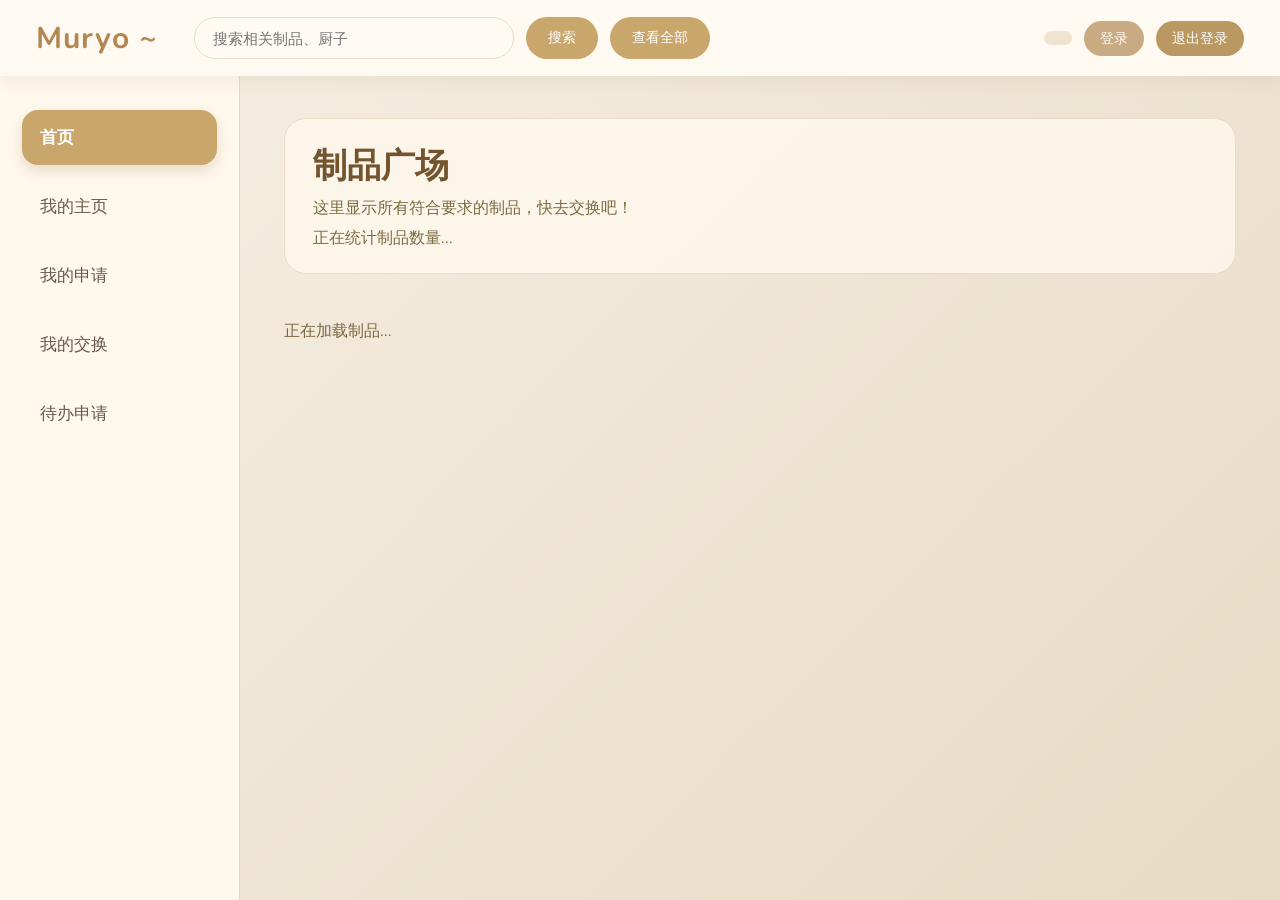
<file: frontend/index.html>
<!DOCTYPE html>
<html lang="zh">
<head>
    <meta charset="UTF-8">

    <meta name="viewport" content="width=device-width, initial-scale=1.0">

    <title>Muryo 首页</title>

    <link rel="stylesheet" href="css/index.css">

    <!-- 预连接，优化 Google Fonts 加载性能 -->
    <link rel="preconnect" href="https://fonts.googleapis.com">
    <link rel="preconnect" href="https://fonts.gstatic.com" crossorigin>
    <link href="https://fonts.googleapis.com/css2?family=Nunito:wght@400;600;700&display=swap" rel="stylesheet">
</head>

<body>
<div class="page">

    <!-- 顶部栏 -->
    <header class="topbar">
        <div class="logo">Muryo ~</div>

        <div class="search-box">
            <input type="text" id="searchInput" placeholder="搜索相关制品、厨子">
            <button id="searchBtn">搜索</button>
            <button id="resetBtn">查看全部</button>
        </div>

        <div class="user-actions">
            <span id="welcomeText"></span>
            <button id="loginBtn">登录</button>
            <button id="logoutBtn">退出登录</button>
        </div>
    </header>

    <!-- 页面主体 -->
    <main class="main">

        <!-- 侧边栏 -->
        <aside class="sidebar">
            <nav>
                <ul>
                    <li id="homeNav" class="active" role="button" tabindex="0">首页</li>
                    <li id="myPageNav" role="button" tabindex="0">我的主页</li>
                    <li id="myApplyNav" role="button" tabindex="0">我的申请</li>
                    <li id="myExchangeNav" role="button" tabindex="0">我的交换</li>
                    <li id="todoApplyNav" role="button" tabindex="0">待办申请</li>
                    <li id="adminEntry" role="button" tabindex="0" style="display: none;">管理员中心</li>
                </ul>
            </nav>
        </aside>

        <!-- 内容区域 -->
        <section class="content">
            <div class="content-header">
                <h1>制品广场</h1>
                <p>这里显示所有符合要求的制品，快去交换吧！</p>
                <p id="itemCountText" class="item-count-text">正在统计制品数量...</p>
            </div>

            <div class="item-list" id="itemList">
                <p class="loading-text">正在加载制品...</p>
            </div>
        </section>

    </main>
</div>

<script src="js/auth.js" defer></script>
<script src="js/index.js" defer></script>
</body>
</html>
</file>
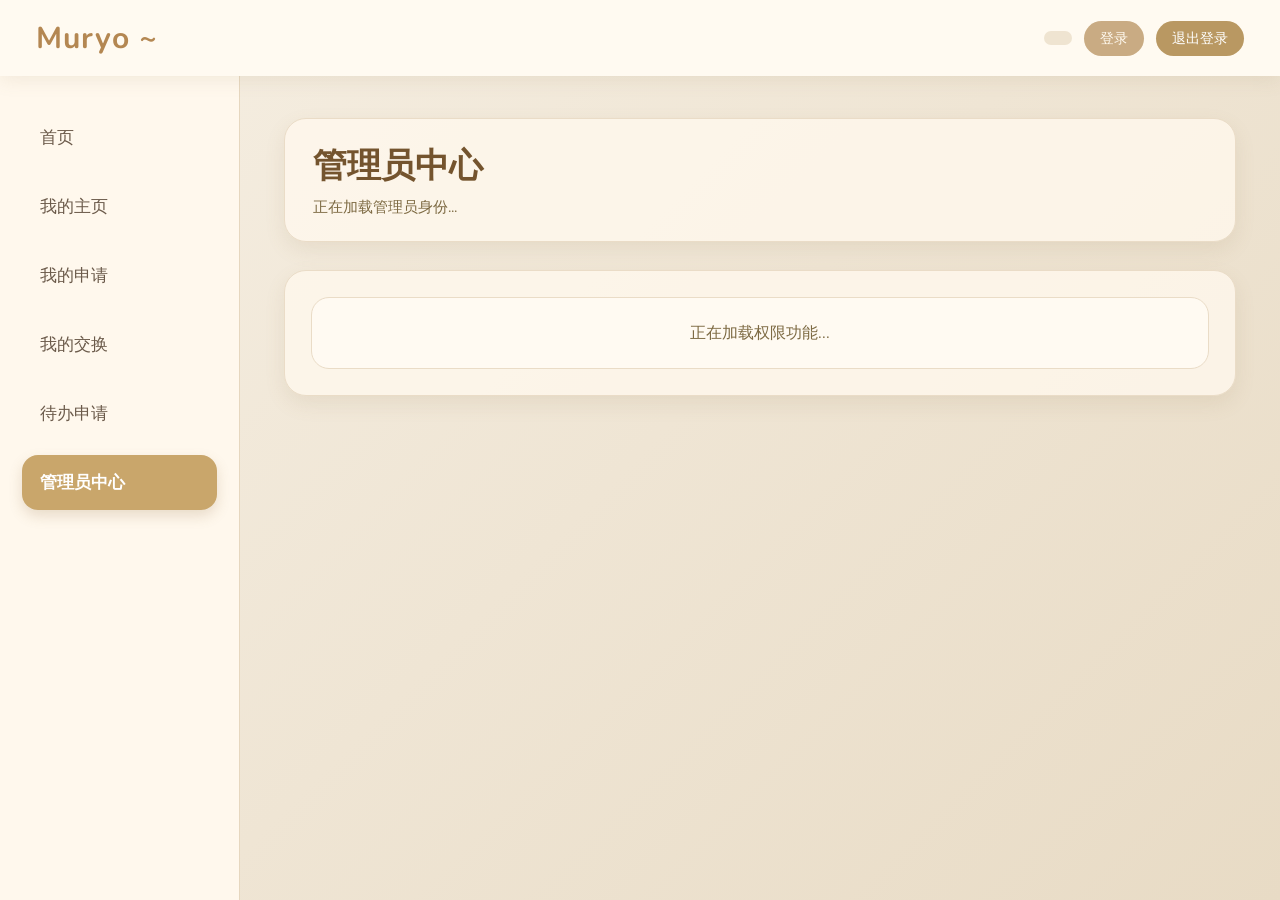
<file: frontend/admin.html>
<!DOCTYPE html>
<html lang="zh">
<head>
    <meta charset="UTF-8">

    <meta name="viewport" content="width=device-width, initial-scale=1.0">

    <title>Muryo-管理员中心</title>

    <link rel="stylesheet" href="css/admin.css">

    <!--预连接，优化性能-->
    <link rel="preconnect" href="https://fonts.googleapis.com">
    <link rel="preconnect" href="https://fonts.gstatic.com" crossorigin>

    <link href="https://fonts.googleapis.com/css2?family=Nunito:wght@400;600;700&display=swap" rel="stylesheet">
</head>

<body>
<div class="page">
    <header class="topbar">
        <div class="logo">Muryo ~</div>

        <div class="user-actions">
            <span id="welcomeText"></span>
            <button id="loginBtn">登录</button>
            <button id="logoutBtn">退出登录</button>
        </div>
    </header>

    <main class="main">
        <aside class="sidebar">
            <nav>
                <ul>
                    <li id="homeNav" role="button" tabindex="0">首页</li>
                    <li id="myPageNav" role="button" tabindex="0">我的主页</li>
                    <li id="myApplyNav" role="button" tabindex="0">我的申请</li>
                    <li id="myExchangeNav" role="button" tabindex="0">我的交换</li>
                    <li id="todoApplyNav" role="button" tabindex="0">待办申请</li>
                    <li id="adminEntry" class="active" role="button" tabindex="0">管理员中心</li>
                </ul>
            </nav>
        </aside>

        <section class="content">
            <div class="content-header">
                <h1>管理员中心</h1>
                <p id="adminInfo">正在加载管理员身份...</p>
            </div>

            <div id="adminContent" class="admin-content">
                <p>正在加载权限功能...</p>
            </div>
        </section>
    </main>
</div>

<script src="js/auth.js" defer></script>
<script src="js/admin.js" defer></script>
</body>
</html>
</file>
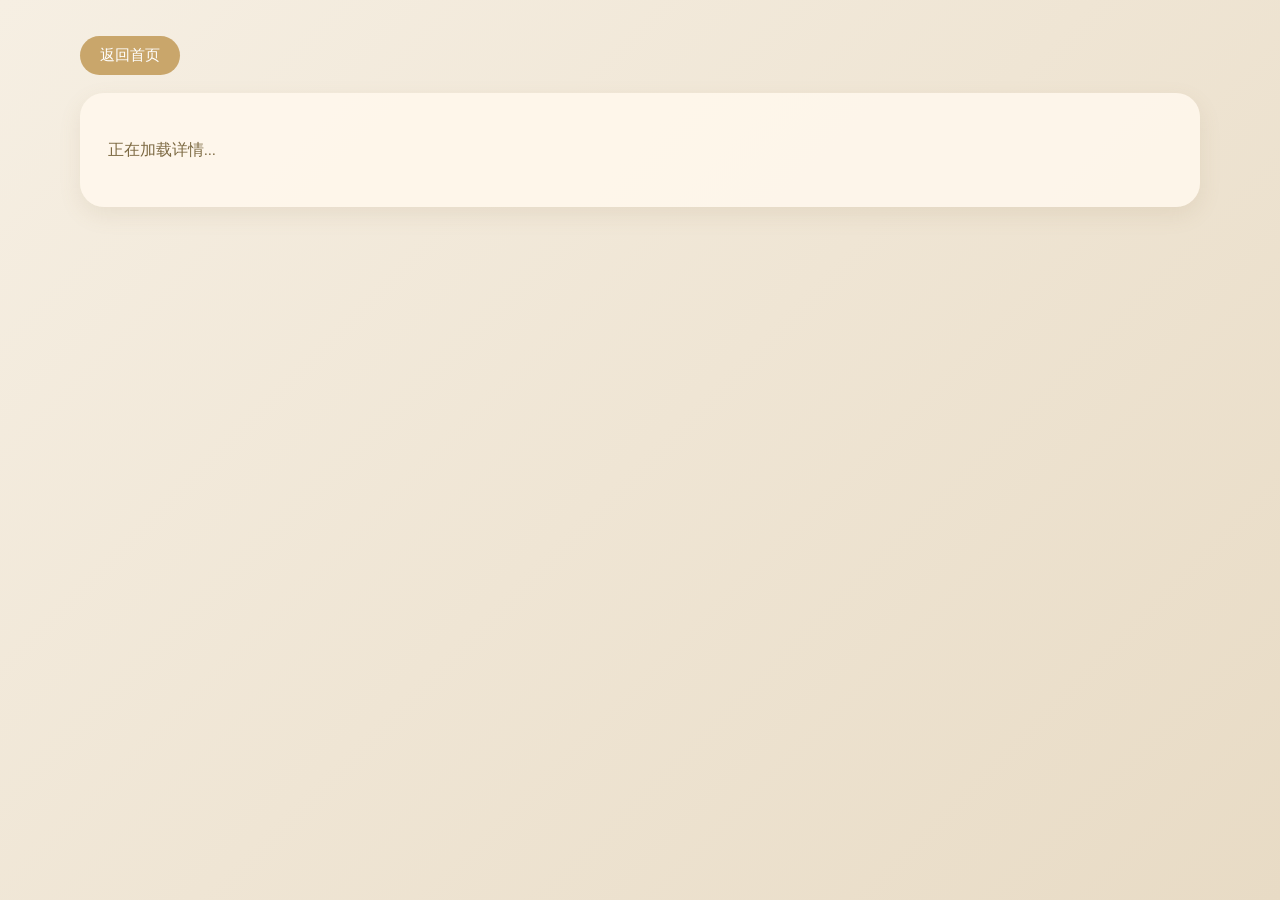
<file: frontend/detail.html>
<!DOCTYPE html>
<html lang="zh">
<head>
    <meta charset="UTF-8">

    <meta name="viewport" content="width=device-width, initial-scale=1.0">

    <meta name="description" content="Muryo制品详情页，用于查看制品信息并发起交换申请">

    <title>制品详情</title>

    <link rel="stylesheet" href="css/detail.css">

    <!-- 预连接，优化 Google Fonts 加载性能 -->
    <link rel="preconnect" href="https://fonts.googleapis.com">
    <link rel="preconnect" href="https://fonts.gstatic.com" crossorigin>

    <link href="https://fonts.googleapis.com/css2?family=Nunito:wght@400;600;700&display=swap" rel="stylesheet">
</head>

<body>
    <main class="detail-page">
        <header class="detail-top">
            <button id="backHomeBtn" type="button">返回首页</button>
        </header>

        <!--aria-live提醒读屏软件-->
        <section class="detail-container" id="detailContainer" aria-live="polite">
            <p class="loading-text">正在加载详情...</p>
        </section>
    </main>

    <script src="js/auth.js" defer></script>
    <script src="js/detail.js" defer></script>
</body>
</html>
</file>
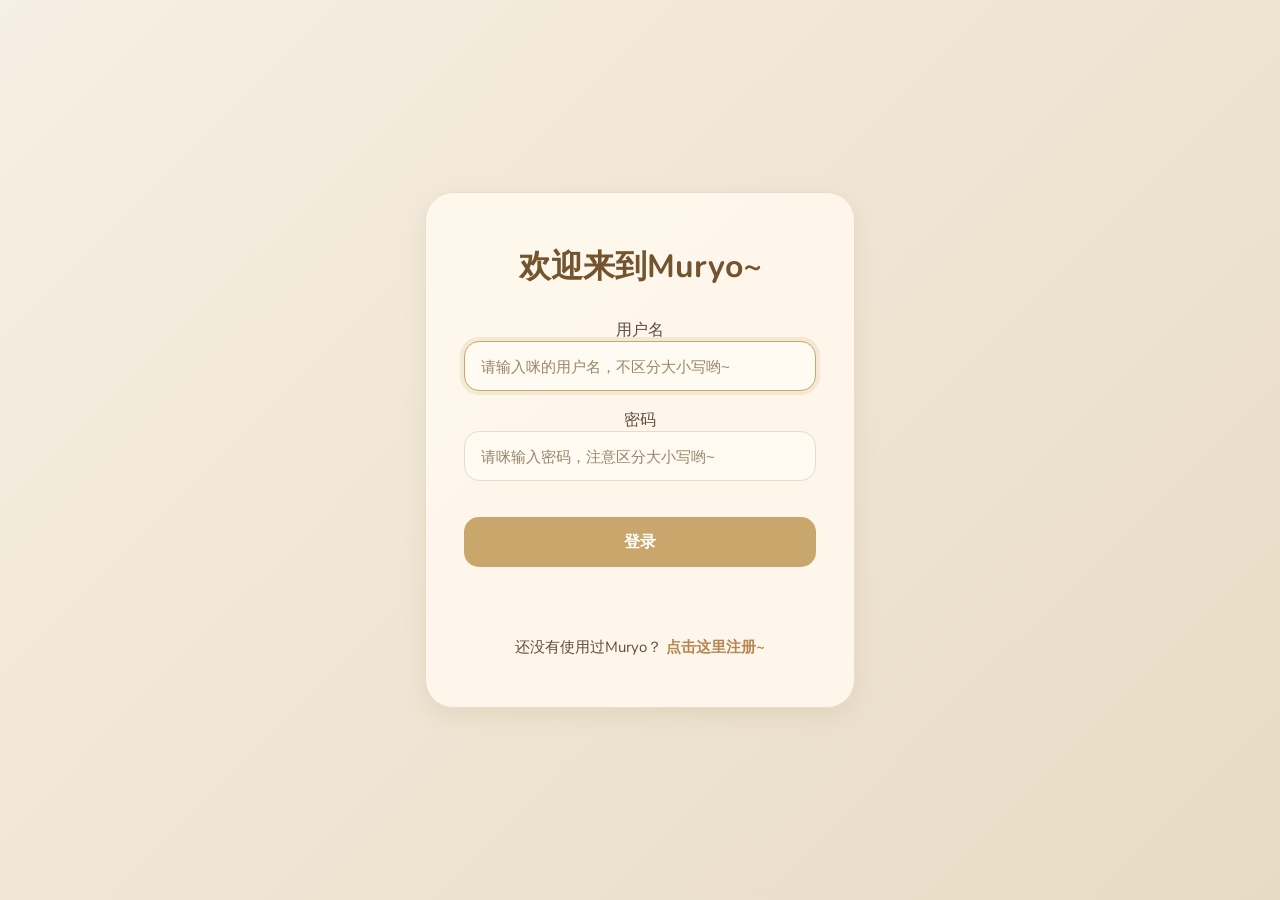
<file: frontend/login.html>
<!DOCTYPE html>
<html lang="zh">
<head>
    <meta charset="UTF-8">
    <title>欢迎来到Muryo~ </title>
    <link rel="stylesheet" href="css/login.css">

    <!-- 预连接，优化 Google Fonts 加载性能 -->
    <link rel="preconnect" href="https://fonts.googleapis.com">
    <link rel="preconnect" href="https://fonts.gstatic.com" crossorigin>

    <!--display=swap优化加载体验，先显示默认字体-->
    <link href="https://fonts.googleapis.com/css2?family=Nunito&display=swap" rel="stylesheet">

    <meta name="viewport" content="width=device-width, initial-scale=1.0">
</head>
<body>

<div class="container">
    <div class="formbox">
        <h2 class="title">欢迎来到Muryo~</h2>

        <form id="loginForm">
            <label for="username" class="sr-only">用户名</label>
            <input type="text" id="username" name="username" placeholder="请输入咪的用户名，不区分大小写哟~" autofocus>

            <label for="password" class="sr-only">密码</label>
            <input type="password" id="password" name="password" placeholder="请咪输入密码，注意区分大小写哟~">

            <button type="submit" id="loginBtn">登录</button>
        </form>

        <p id="msg" class="msg-text"></p>

        <p class="register-text">
            还没有使用过Muryo？
            <a href="register.html">点击这里注册~</a>
        </p>
    </div>
</div>

<script src="js/login.js" defer></script>

</body>
</html>
</file>
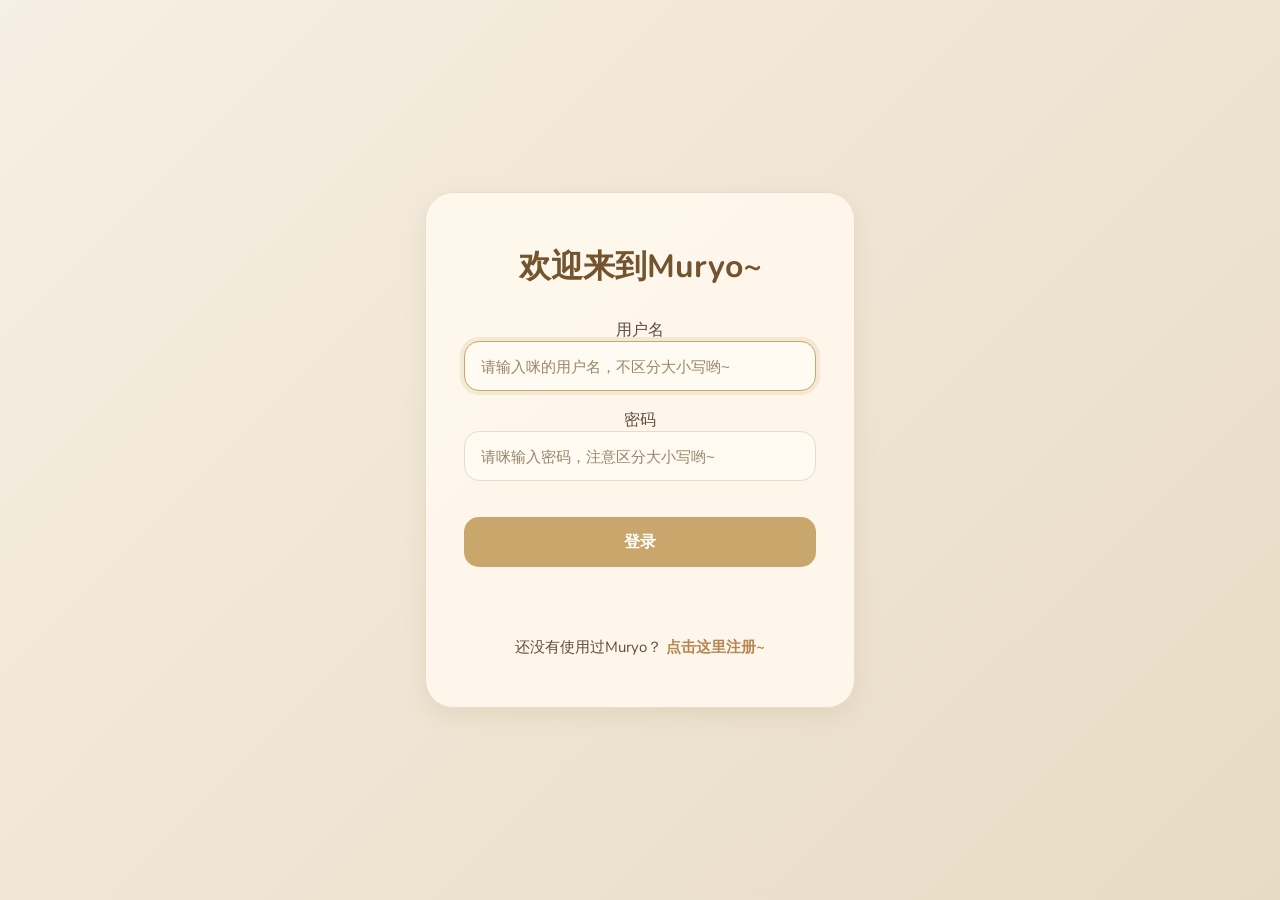
<file: frontend/myapply.html>
<!DOCTYPE html>
<html lang="zh">
<head>
    <meta charset="UTF-8">
    <meta name="viewport" content="width=device-width, initial-scale=1.0">
    <title>我的申请 - Muryo</title>
    <link rel="stylesheet" href="css/myapply.css">

    <!-- 预连接，优化 Google Fonts 加载性能 -->
    <link rel="preconnect" href="https://fonts.googleapis.com">
    <link rel="preconnect" href="https://fonts.gstatic.com" crossorigin>
    <link href="https://fonts.googleapis.com/css2?family=Nunito:wght@400;600;700&display=swap" rel="stylesheet">
</head>
<body>

<div class="page">

    <!-- 顶部栏 -->
    <header class="topbar">
        <div class="logo">Muryo ~</div>

        <div class="user-actions">
            <span id="welcomeText"></span>
            <button id="loginBtn">登录</button>
            <button id="logoutBtn">退出登录</button>
        </div>
    </header>

    <!-- 主体区域 -->
    <main class="main">

        <!-- 侧边栏 -->
        <aside class="sidebar">
            <nav>
                <ul>
                    <li id="homeNav" role="button" tabindex="0">首页</li>
                    <li id="myPageNav" role="button" tabindex="0">我的主页</li>
                    <li id="myApplyNav" class="active" role="button" tabindex="0">我的申请</li>
                    <li id="myExchangeNav" role="button" tabindex="0">我的交换</li>
                    <li id="todoApplyNav" role="button" tabindex="0">待办申请</li>
                    <li id="adminEntry" role="button" tabindex="0" style="display: none;">管理员中心</li>
                </ul>
            </nav>
        </aside>

        <!-- 内容区域 -->
        <section class="content">
            <div class="content-header">
                <h1>我的申请</h1>
                <p>查看我提交的申请，待处理申请会优先显示</p>
            </div>

            <div class="apply-section">
                <div class="section-title-row">
                    <h2>我提交的申请</h2>
                    <span id="applyCountText">正在统计...</span>
                </div>
                <div class="apply-list" id="applyList">
                    <p class="loading-text">正在加载我的申请...</p>
                </div>
            </div>
        </section>
    </main>
</div>

<!-- 编辑弹窗 -->
<div id="editModal" class="modal" style="display: none;">
    <div class="modal-box">
        <button class="close-btn" id="closeEditModal" aria-label="关闭">&times;</button>
        <h2>修改交换时间和地点</h2>

        <input type="hidden" id="editExchangeId">

        <div class="form-group">
            <label for="editDate">交换日期 (纯数字，如: 20260524)</label>
            <input type="number" id="editDate" placeholder="请输入数字格式的日期">
        </div>

        <div class="form-group">
            <label for="editLocation">交换地点</label>
            <input type="text" id="editLocation" placeholder="请输入具体的交换地点">
        </div>

        <button class="submit-btn" id="submitEdit" style="width: 100%; margin-top: 20px;">确认修改</button>
    </div>
</div>

<script src="js/auth.js" defer></script>
<script src="js/myapply.js" defer></script>
</file>
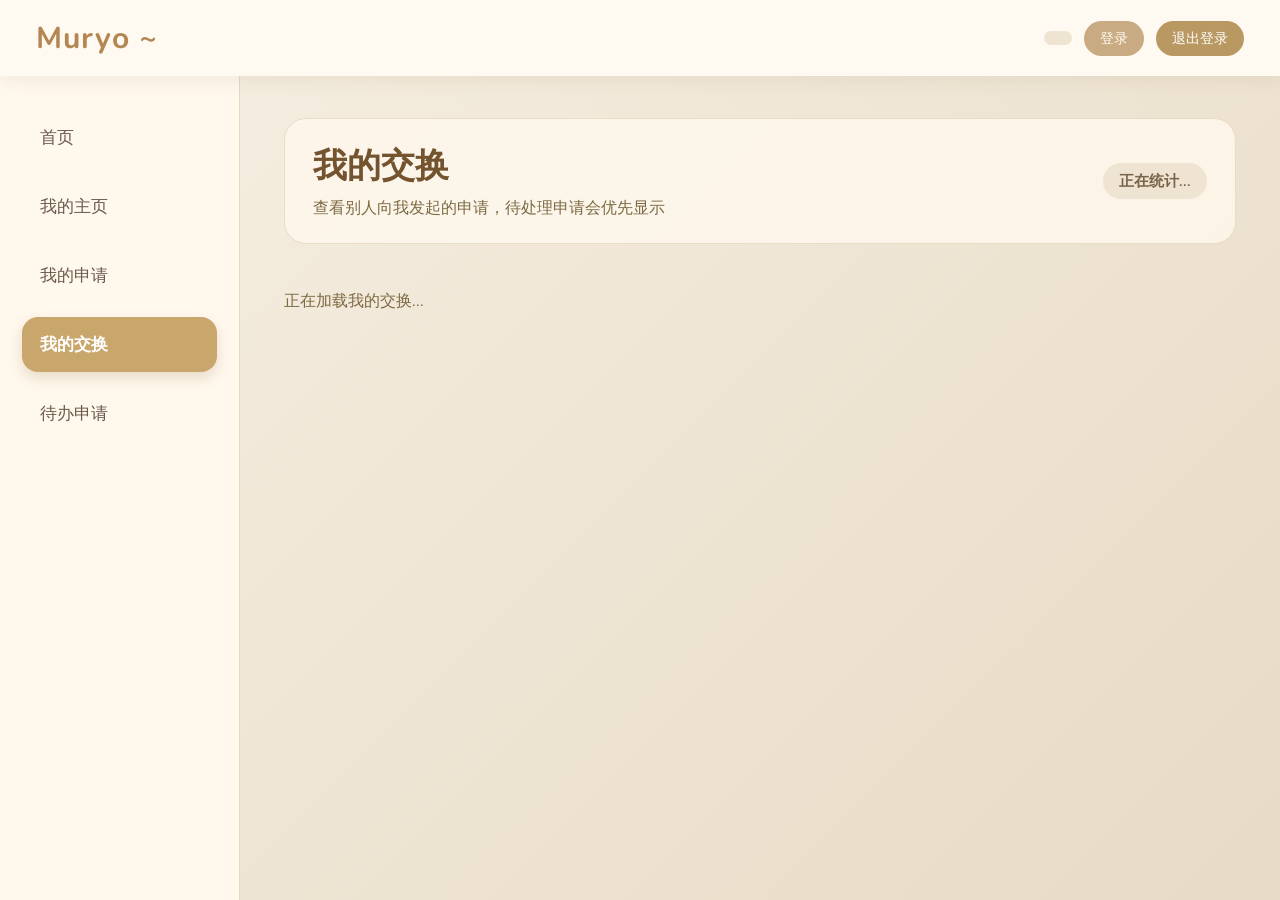
<file: frontend/myexchange.html>
<!DOCTYPE html>
<html lang="zh">
<head>
    <meta charset="UTF-8">

    <meta name="viewport" content="width=device-width, initial-scale=1.0">

    <title>我的交换 - Muryo</title>

    <link rel="stylesheet" href="css/myexchange.css">

    <!-- 预连接，优化 Google Fonts 加载性能 -->
    <link rel="preconnect" href="https://fonts.googleapis.com">
    <link rel="preconnect" href="https://fonts.gstatic.com" crossorigin>

    <link href="https://fonts.googleapis.com/css2?family=Nunito:wght@400;600;700&display=swap" rel="stylesheet">
</head>

<body>
<div class="page">

    <header class="topbar">
        <div class="logo">Muryo ~</div>

        <div class="user-actions">
            <span id="welcomeText"></span>
            <button id="loginBtn" type="button">登录</button>
            <button id="logoutBtn" type="button">退出登录</button>
        </div>
    </header>

    <main class="main">

        <aside class="sidebar">
            <nav>
                <ul>
                    <li id="homeNav" role="button" tabindex="0">首页</li>
                    <li id="myPageNav" role="button" tabindex="0">我的主页</li>
                    <li id="myApplyNav" role="button" tabindex="0">我的申请</li>
                    <li id="myExchangeNav" class="active" role="button" tabindex="0">我的交换</li>
                    <li id="todoApplyNav" role="button" tabindex="0">待办申请</li>
                    <li id="adminEntry" role="button" tabindex="0" style="display: none;">管理员中心</li>
                </ul>
            </nav>
        </aside>

        <section class="content">

            <div class="content-header">
                <div class="header-info">
                    <h1>我的交换</h1>
                    <p>查看别人向我发起的申请，待处理申请会优先显示</p>
                </div>

                <div id="tradeCountText">正在统计...</div>
            </div>

            <div class="trade-list" id="tradeList">
                <p class="loading-text">正在加载我的交换...</p>
            </div>

        </section>

    </main>
</div>

<!-- 编辑交换时间和地点弹窗 -->
<div id="editModal" class="modal" style="display: none;">
    <div class="modal-box">
        <button id="closeEditModal" class="close-btn" type="button" aria-label="关闭弹窗">
            &times;
        </button>

        <h2>修改交换时间和地点</h2>

        <input type="hidden" id="editExchangeId">

        <div class="form-group">
            <label for="editDate">交换日期（纯数字，如：20260524）</label>
            <input type="number" id="editDate" placeholder="请输入数字格式的日期">
        </div>

        <div class="form-group">
            <label for="editLocation">交换地点</label>
            <input type="text" id="editLocation" placeholder="请输入具体的交换地点">
        </div>

        <button id="submitEditBtn" class="submit-btn" type="button">
            确认修改
        </button>
    </div>
</div>

<script src="js/auth.js" defer></script>
<script src="js/myexchange.js" defer></script>
</body>
</html>
</file>
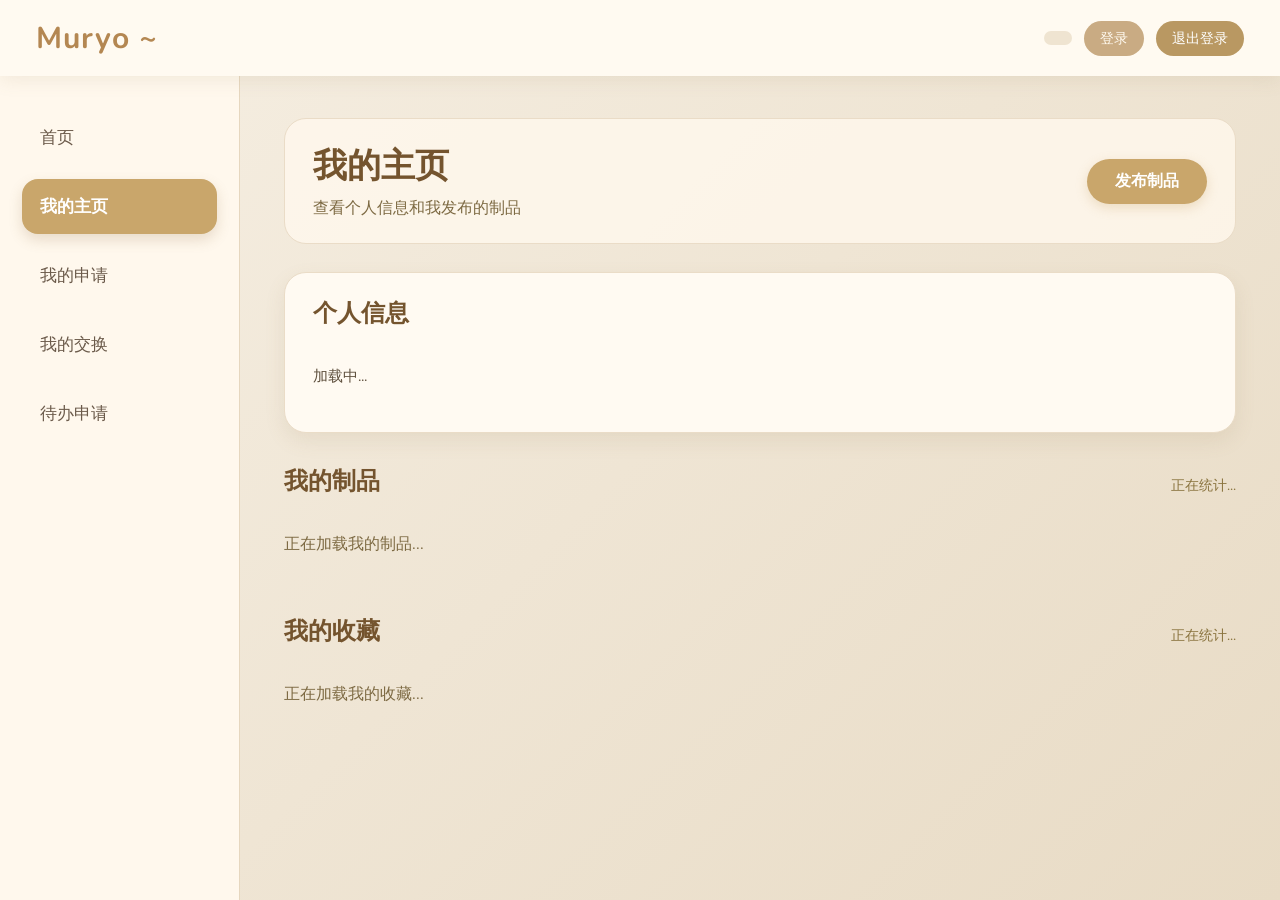
<file: frontend/mypage.html>
<!DOCTYPE html>
<html lang="zh">
<head>
    <meta charset="UTF-8">
    <title>我的主页 - Muryo</title>
    <meta name="viewport" content="width=device-width, initial-scale=1.0">
    <link rel="stylesheet" href="css/mypage.css">

    <!-- 预连接，优化 Google Fonts -->
    <link rel="preconnect" href="https://fonts.googleapis.com">
    <link rel="preconnect" href="https://fonts.gstatic.com" crossorigin>
    <link href="https://fonts.googleapis.com/css2?family=Nunito:wght@400;600;700&display=swap" rel="stylesheet">
</head>
<body>

<div class="page">

    <!-- 顶部栏 -->
    <header class="topbar">
        <div class="logo">Muryo ~</div>
        <div class="user-actions">
            <span id="welcomeText"></span>
            <button id="loginBtn" type="button">登录</button>
            <button id="logoutBtn" type="button">退出登录</button>
        </div>
    </header>

    <!-- 主体区域 -->
    <main class="main">

        <!-- 侧边栏 -->
        <aside class="sidebar">
            <nav>
                <ul>
                    <li id="homeNav" role="button" tabindex="0">首页</li>
                    <li id="myPageNav" class="active" role="button" tabindex="0">我的主页</li>
                    <li id="myApplyNav" role="button" tabindex="0">我的申请</li>
                    <li id="myExchangeNav" role="button" tabindex="0">我的交换</li>
                    <li id="todoApplyNav" role="button" tabindex="0">待办申请</li>
                    <li id="adminEntry" role="button" tabindex="0" style="display: none;">管理员中心</li>
                </ul>
            </nav>
        </aside>

        <!-- 内容区域 -->
        <section class="content">
            <div class="content-header">
                <div>
                    <h1>我的主页</h1>
                    <p>查看个人信息和我发布的制品</p>
                </div>
                <button id="openPublishModalBtn" class="publish-btn" type="button">发布制品</button>
            </div>

            <div class="profile-card" id="profileCard">
                <h2>个人信息</h2>
                <p class="loading-text">加载中...</p>
            </div>

            <div class="my-items-section">
                <div class="section-title-row">
                    <h2>我的制品</h2>
                    <span id="myItemCountText">正在统计...</span>
                </div>
                <div class="item-list" id="myItemList">
                    <p class="loading-text">正在加载我的制品...</p>
                </div>
            </div>

            <div class="my-items-section" style="margin-top: 42px;">
                <div class="section-title-row">
                    <h2>我的收藏</h2>
                    <span id="myCollectionCountText">正在统计...</span>
                </div>
                <div class="item-list" id="myCollectionList">
                    <p class="loading-text">正在加载我的收藏...</p>
                </div>
            </div>
        </section>
    </main>
</div>

<!-- 发布制品弹窗 -->
<div class="modal-mask" id="publishModal">
    <div class="modal-box">
        <div class="modal-header">
            <h2>发布制品</h2>
            <button id="closePublishModalBtn" class="close-btn" type="button" aria-label="关闭弹窗">×</button>
        </div>
        <form id="publishForm">
            <label>制品名称</label>
            <input type="text" id="itemName" required>
            
            <label>角色</label>
            <input type="text" id="role" placeholder="例如：阿米娅、初音未来、汤汤">
            
            <label>类型</label>
            <input type="text" id="type" placeholder="例如：吧唧、色纸、立牌">
            
            <label>数量</label>
            <input type="number" id="quantity" min="1" required>
            
            <label>制品图片链接 (URL/相对路径)</label>
            <input type="text" id="itemImage" placeholder="例如：upload/my_item.png 或 http://...">
            
            <label>介绍</label>
            <textarea id="intro" rows="4" placeholder="简单介绍一下这个制品吧~"></textarea>
            
            <button type="submit" class="submit-btn" id="publishBtn">确认发布</button>
        </form>
    </div>
</div>

<!-- 编辑个人资料弹窗 -->
<div class="modal-mask" id="editProfileModal">
    <div class="modal-box">
        <div class="modal-header">
            <h2>编辑个人资料</h2>
            <button id="closeEditProfileBtn" class="close-btn" type="button" aria-label="关闭弹窗">×</button>
        </div>
        <form id="editProfileForm">
            <label>用户名</label>
            <input type="text" id="editUserName" required>
            
            <label>联系方式</label>
            <input type="text" id="editContact" placeholder="填写邮箱或手机号">
            
            <label>个人简介</label>
            <textarea id="editIntro" rows="3" placeholder="介绍一下自己吧~"></textarea>
            
            <label>修改密码 (留空则不修改)</label>
            <input type="password" id="editPassword" placeholder="******">
            
            <button type="submit" class="submit-btn">保存修改</button>
        </form>
    </div>
</div>

<!-- 申请交换弹窗 -->
<div class="modal-mask" id="applyModal">
    <div class="modal-box" style="width: 400px;">
        <div class="modal-header">
            <h2>申请交换</h2>
            <button id="closeApplyModalBtn" class="close-btn" type="button" aria-label="关闭弹窗">×</button>
        </div>
        <div style="margin-bottom: 20px; color: #74542e; font-size: 15px; line-height: 1.5;">
            你正在向 <strong><span id="applyOwnerName"></span></strong> 申请交换：<br>
            <strong style="color: #b48752; font-size: 18px;" id="applyItemName"></strong>
        </div>
        <form id="applyForm">
            <label>申请数量 (当前余量: <span id="applyMaxQty">0</span>)</label>
            <input type="number" id="applyQuantity" min="1" required>
            <button type="submit" class="submit-btn" id="submitApplyBtn" style="margin-top: 24px;">发送申请</button>
        </form>
    </div>
</div>

<script src="js/auth.js" defer></script>
<script src="js/mypage.js" defer></script>
</body>
</html>
</file>
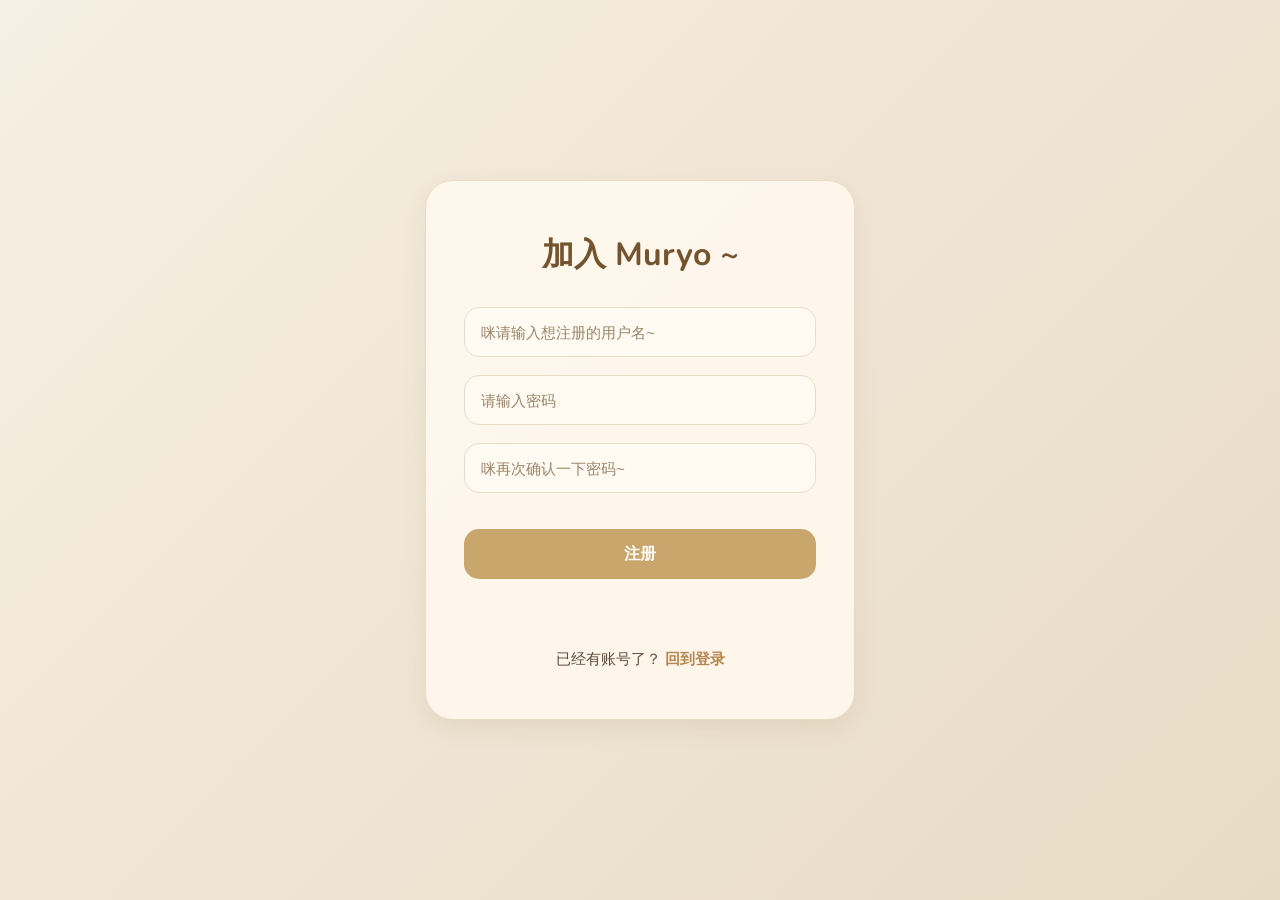
<file: frontend/register.html>
<!DOCTYPE html>
<html lang="zh">
<head>
    <meta charset="UTF-8">

    <meta name="viewport" content="width=device-width, initial-scale=1.0">

    <title>注册 Muryo 账号</title>

    <link rel="stylesheet" href="css/login.css">

    <!-- 预连接，优化 Google Fonts 加载性能 -->
    <link rel="preconnect" href="https://fonts.googleapis.com">
    <link rel="preconnect" href="https://fonts.gstatic.com" crossorigin>

    <link href="https://fonts.googleapis.com/css2?family=Nunito&display=swap" rel="stylesheet">
</head>

<body>
<div class="container">
    <div class="formbox">
        <h2 class="title">加入 Muryo ~</h2>

        <form id="registerForm">
            <input
                type="text"
                id="username"
                name="username"
                placeholder="咪请输入想注册的用户名~"
                required
            >

            <input
                type="password"
                id="password"
                name="password"
                placeholder="请输入密码"
                required
            >

            <input
                type="password"
                id="confirmPassword"
                name="confirmPassword"
                placeholder="咪再次确认一下密码~"
                required
            >

            <button type="submit" id="registerBtn">注册</button>
        </form>

        <p id="msg" class="msg-text"></p>

        <p class="register-text">
            已经有账号了？
            <a href="login.html">回到登录</a>
        </p>
    </div>
</div>

<script src="js/register.js" defer></script>
</body>
</html>
</file>
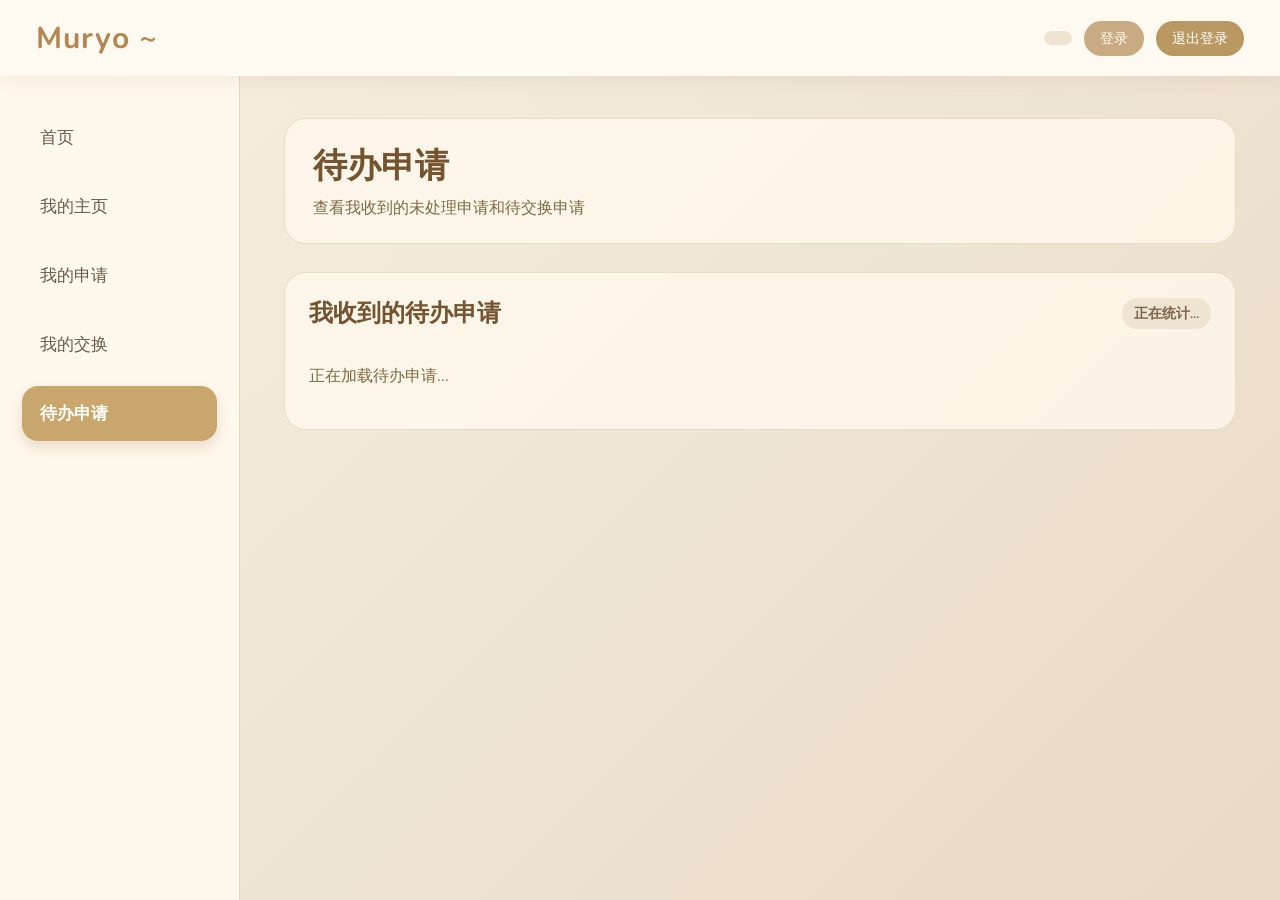
<file: frontend/todoapply.html>
<!DOCTYPE html>
<html lang="zh">
<head>
    <meta charset="UTF-8">

    <meta name="viewport" content="width=device-width, initial-scale=1.0">

    <title>待办申请 - Muryo</title>

    <link rel="stylesheet" href="css/todoapply.css">

    <!-- 预连接，优化 Google Fonts 加载性能 -->
    <link rel="preconnect" href="https://fonts.googleapis.com">
    <link rel="preconnect" href="https://fonts.gstatic.com" crossorigin>

    <link href="https://fonts.googleapis.com/css2?family=Nunito:wght@400;600;700&display=swap" rel="stylesheet">
</head>

<body>
<div class="page">

    <header class="topbar">
        <div class="logo">Muryo ~</div>

        <div class="user-actions">
            <span id="welcomeText"></span>
            <button id="loginBtn" type="button">登录</button>
            <button id="logoutBtn" type="button">退出登录</button>
        </div>
    </header>

    <main class="main">

        <aside class="sidebar">
            <nav>
                <ul>
                    <li id="homeNav" role="button" tabindex="0">首页</li>
                    <li id="myPageNav" role="button" tabindex="0">我的主页</li>
                    <li id="myApplyNav" role="button" tabindex="0">我的申请</li>
                    <li id="myExchangeNav" role="button" tabindex="0">我的交换</li>
                    <li id="todoApplyNav" class="active" role="button" tabindex="0">待办申请</li>
                    <li id="adminEntry" role="button" tabindex="0" style="display: none;">管理员中心</li>
                </ul>
            </nav>
        </aside>

        <section class="content">
            <div class="content-header">
                <h1>待办申请</h1>
                <p>查看我收到的未处理申请和待交换申请</p>
            </div>

            <div class="apply-section">
                <div class="section-title-row">
                    <h2>我收到的待办申请</h2>
                    <span id="todoCountText">正在统计...</span>
                </div>

                <div class="apply-list" id="todoList">
                    <p class="loading-text">正在加载待办申请...</p>
                </div>
            </div>
        </section>

    </main>
</div>

<script src="js/auth.js" defer></script>
<script src="js/todoapply.js" defer></script>
</body>
</html>
</file>
<file: frontend/css/index.css>
* {
    margin: 0;
    padding: 0;
    box-sizing: border-box;
}

body {
    font-family: 'Nunito', 'Microsoft YaHei', sans-serif;
    background: linear-gradient(135deg, #f6efe3, #e8dbc5);
    color: #5e4d3d;
    min-height: 100vh;
}

.page {
    min-height: 100vh;
}

/* 顶部栏 */
.topbar {
    height: 76px;
    background-color: #fffaf1;
    display: flex;
    justify-content: space-between;
    align-items: center;
    padding: 0 36px;
    box-shadow: 0 4px 18px rgba(150, 120, 80, 0.12);
    position: sticky;
    top: 0;
    z-index: 100;
}

.logo {
    font-size: 30px;
    font-weight: 700;
    color: #b48752;
    letter-spacing: 1px;
}

/* 搜索框 */
.search-box {
    display: flex;
    margin-left: 36px;
    margin-right: auto;
    align-items: center;
    gap: 12px;
}

.search-box input {
    width: 320px;
    height: 42px;
    border: 1px solid #eadcc7;
    border-radius: 999px;
    padding: 0 18px;
    outline: none;
    font-size: 15px;
    background-color: #fffaf2;
    color: #5e4d3d;
}

.search-box input:focus {
    border-color: #c9a66b;
    box-shadow: 0 0 0 3px rgba(201, 166, 107, 0.18);
}

.search-box button {
    height: 42px;
    padding: 0 22px;
    border: none;
    border-radius: 999px;
    background-color: #c9a66b;
    color: white;
    cursor: pointer;
    font-size: 14px;
    transition: 0.2s;
}

.search-box button:hover {
    background-color: #ad8952;
    transform: translateY(-1px);
}

/* 用户区域 */
.user-actions {
    display: flex;
    align-items: center;
    gap: 12px;
    margin-left: auto;
}

.user-actions button {
    padding: 8px 16px;
    border-radius: 999px;
    border: none;
    font-size: 14px;
    cursor: pointer;
    font-family: 'Nunito', 'Microsoft YaHei', sans-serif;
    transition: 0.2s;
}

#loginBtn {
    background-color: #c9ab83;
    color: #fffaf0;
}

#loginBtn:hover {
    background-color: #b59368;
    transform: translateY(-1px);
}

#logoutBtn {
    background-color: #b99862;
    color: white;
}

#logoutBtn:hover {
    background-color: #9f7f4e;
    transform: translateY(-1px);
}

#welcomeText {
    font-size: 14px;
    color: #78644d;
    background-color: #efe4d1;
    padding: 7px 14px;
    border-radius: 999px;
}

/* 主体布局 */
.main {
    display: flex;
    min-height: calc(100vh - 76px);
    width: 100%;
}

/* 左侧栏 */
.sidebar {
    width: 240px;
    background-color: #fff8ed;
    padding: 34px 22px;
    border-right: 1px solid #e6d7bf;
    position: sticky;
    top: 76px;
    height: calc(100vh - 76px);
    align-self: flex-start;
}

.sidebar ul {
    list-style: none;
}

.sidebar li {
    padding: 16px 18px;
    margin-bottom: 14px;
    border-radius: 16px;
    cursor: pointer;
    font-size: 17px;
    color: #6b5a4a;
    transition: 0.2s;
}

.sidebar li:hover {
    background-color: #f0dfc4;
    color: #93673a;
}

.sidebar .active {
    background-color: #c9a66b;
    color: white;
    font-weight: 700;
    box-shadow: 0 6px 14px rgba(140, 105, 60, 0.2);
}

/* 右侧内容 */
.content {
    flex: 1;
    padding: 42px 44px;
}

.content-header {
    margin-bottom: 28px;
    background-color: rgba(255, 248, 237, 0.82);
    border: 1px solid #eadcc7;
    border-radius: 22px;
    padding: 24px 28px;
}

.content-header h1 {
    font-size: 34px;
    color: #74542e;
    margin-bottom: 8px;
}

.content-header p {
    font-size: 16px;
    color: #7d6a43;
}

.item-count-text {
    margin-top: 8px;
    font-size: 14px;
    color: #8a743f;
}

/* 制品列表 */
.item-list {
    display: grid;
    grid-template-columns: repeat(auto-fill, minmax(245px, 1fr));
    gap: 22px;
}

/* 卡片 */
.item-card {
    height: 390px;
    background-color: #fffaf2;
    border: 1px solid #eadcc7;
    box-shadow: 0 8px 20px rgba(150, 120, 80, 0.12);
    border-radius: 20px;
    padding: 14px;
    transition: 0.25s;
    cursor: pointer;
    overflow: hidden;
}

.item-card:hover {
    transform: translateY(-5px);
    box-shadow: 0 12px 26px rgba(150, 120, 80, 0.18);
}

.item-img_url {
    width: 100%;
    height: 145px;
    object-fit: cover;
    border-radius: 15px;
    background-color: #f6eddf;
    display: block;
    margin-bottom: 12px;
}

.item-info h3 {
    height: 30px;
    font-size: 19px;
    color: #74542e;
    margin-bottom: 8px;
    overflow: hidden;
    white-space: nowrap;
    text-overflow: ellipsis;
}

.item-info p {
    font-size: 14px;
    color: #5f503e;
    margin-bottom: 6px;
    line-height: 1.45;
}

.item-intro {
    height: 42px;
    overflow: hidden;
}

.item-info p span {
    font-weight: 700;
    color: #5a4a3c;
}

.loading-text,
.empty-text {
    color: #7d6a43;
    font-size: 16px;
    padding: 18px 0;
}

/* 响应式 */
@media (max-width: 900px) {
    .topbar {
        height: auto;
        padding: 18px;
        flex-wrap: wrap;
        gap: 14px;
    }

    .search-box {
        order: 3;
        width: 100%;
    }

    .search-box input {
        flex: 1;
        width: auto;
    }

    .main {
        flex-direction: column;
    }

    .sidebar {
        width: 100%;
        border-right: none;
        border-bottom: 1px solid #dfca8e;
    }

    .sidebar ul {
        display: flex;
        flex-wrap: wrap;
        gap: 10px;
    }

    .sidebar li {
        margin-bottom: 0;
    }

    .content {
        padding: 28px 20px;
    }
}
</file>
<file: frontend/css/admin.css>
* {
    margin: 0;
    padding: 0;
    box-sizing: border-box;
}

body {
    font-family: 'Nunito', 'Microsoft YaHei', sans-serif;
    /* 严格对齐 index/mypage 的全局背景渐变 */
    background: linear-gradient(135deg, #f6efe3, #e8dbc5);
    color: #5e4d3d;
    min-height: 100vh;
}

.page {
    min-height: 100vh;
}

/* ---------------- 顶部栏 (严格复刻 mypage.css) ---------------- */
.topbar {
    height: 76px;
    background-color: #fffaf1;
    display: flex;
    align-items: center;
    justify-content: space-between;
    padding: 0 36px;
    box-shadow: 0 4px 18px rgba(150, 120, 80, 0.12);
    position: sticky;
    top: 0;
    z-index: 100;
}

.logo {
    font-size: 30px;
    font-weight: 700;
    color: #b48752;
    letter-spacing: 1px;
    cursor: pointer;
}

.user-actions {
    display: flex;
    align-items: center;
    gap: 12px;
    margin-left: auto;
}

#welcomeText {
    font-size: 14px;
    color: #78644d;
    background-color: #efe4d1;
    padding: 7px 14px;
    border-radius: 999px;
}

.user-actions button {
    padding: 8px 16px;
    border-radius: 999px;
    border: none;
    font-size: 14px;
    cursor: pointer;
    font-family: 'Nunito', 'Microsoft YaHei', sans-serif;
    transition: 0.2s;
}

#loginBtn { background-color: #c9ab83; color: #fffaf0; }
#loginBtn:hover { background-color: #b59368; transform: translateY(-1px); }
#logoutBtn { background-color: #b99862; color: white; }
#logoutBtn:hover { background-color: #9f7f4e; transform: translateY(-1px); }

/* ---------------- 主体与侧边栏 (严格复刻 mypage.css) ---------------- */
.main {
    display: flex;
    min-height: calc(100vh - 76px);
    width: 100%;
}

.sidebar {
    width: 240px;
    background-color: #fff8ed;
    padding: 34px 22px;
    border-right: 1px solid #e6d7bf;
    position: sticky;
    top: 76px;
    height: calc(100vh - 76px);
    align-self: flex-start;
}

.sidebar ul { list-style: none; }

.sidebar li {
    padding: 16px 18px;
    margin-bottom: 14px;
    border-radius: 16px;
    cursor: pointer;
    font-size: 17px;
    color: #6b5a4a;
    transition: 0.2s;
}

.sidebar li:hover {
    background-color: #f0dfc4;
    color: #93673a;
}

/* 重点色高光 */
.sidebar li.active {
    background-color: #c9a66b;
    color: white;
    font-weight: 700;
    box-shadow: 0 6px 14px rgba(140, 105, 60, 0.2);
}

/* ---------------- 右侧内容区 ---------------- */
.content {
    flex: 1;
    padding: 42px 44px;
}

.content-header {
    background-color: rgba(255, 248, 237, 0.82);
    border: 1px solid #eadcc7;
    border-radius: 22px;
    padding: 24px 28px;
    margin-bottom: 28px;
    box-shadow: 0 8px 20px rgba(150, 120, 80, 0.12);
}

.content-header h1 {
    font-size: 34px;
    color: #74542e;
    margin-bottom: 8px;
}

#adminInfo {
    font-size: 15px;
    color: #7d6a43;
}

/* ---------------- 管理员专属内容区 ---------------- */
.admin-content {
    background-color: rgba(255, 248, 237, 0.82);
    border: 1px solid #eadcc7;
    border-radius: 22px;
    padding: 26px;
    box-shadow: 0 8px 20px rgba(150, 120, 80, 0.12);
}

.admin-card {
    background-color: #fffaf2;
    border: 1px solid #eadcc7;
    border-radius: 20px;
    padding: 26px;
    margin-bottom: 22px;
    box-shadow: 0 8px 20px rgba(150, 120, 80, 0.12);
}

.admin-card h2 {
    font-size: 24px;
    color: #74542e;
    margin-bottom: 10px;
}

.admin-card > p {
    font-size: 15px;
    color: #5f503e;
    margin-bottom: 22px;
    line-height: 1.7;
}

/* 表单块 */
.admin-form {
    background-color: #fffaf2;
    border-radius: 20px;
    padding: 20px;
    margin-bottom: 20px;
    border: 1px solid #eadcc7;
}

.admin-form h3 {
    font-size: 18px;
    color: #74542e;
    margin-bottom: 14px;
}

.admin-form input,
.admin-form textarea {
    width: 100%;
    border: 1px solid #eadcc7;
    outline: none;
    border-radius: 12px;
    padding: 13px 15px;
    margin-bottom: 12px;
    background-color: #fffaf1;
    color: #5e4d3d;
    font-size: 14px;
    font-family: 'Nunito', 'Microsoft YaHei', sans-serif;
    transition: 0.2s;
}

.admin-form textarea {
    height: 88px;
    resize: none;
}

.admin-form input:focus,
.admin-form textarea:focus {
    border-color: #c9a66b;
    box-shadow: 0 0 0 3px rgba(201, 166, 107, 0.18);
}

.admin-form button,
.admin-list > button,
.admin-apply-card button {
    border: none;
    border-radius: 12px;
    padding: 10px 18px;
    background-color: #c9a66b;
    color: white;
    font-size: 14px;
    cursor: pointer;
    font-family: 'Nunito', 'Microsoft YaHei', sans-serif;
    font-weight: 700;
    transition: 0.2s;
}

.admin-form button:hover,
.admin-list > button:hover,
.admin-apply-card button:hover {
    background-color: #ad8952;
    transform: translateY(-1px);
}

/* 审核列表 */
.admin-list {
    background-color: #fffaf2;
    border-radius: 20px;
    padding: 24px;
    border: 1px solid #eadcc7;
    box-shadow: 0 8px 20px rgba(150, 120, 80, 0.12);
}

#adminApplyList {
    margin-top: 18px;
}

#adminApplyList h3 {
    font-size: 19px;
    color: #74542e;
    margin-bottom: 14px;
}

.admin-apply-card {
    background-color: #fffaf2;
    border-radius: 18px;
    padding: 18px;
    margin-bottom: 16px;
    border: 1px solid #eadcc7;
    border-left: 6px solid #c9a66b;
    box-shadow: 0 6px 16px rgba(150, 120, 80, 0.1);
}

.admin-apply-card p {
    font-size: 14px;
    color: #5f503e;
    margin-bottom: 8px;
    line-height: 1.6;
}

.admin-apply-card strong {
    color: #5a4a3c;
}

.admin-apply-card button {
    margin-right: 10px;
    margin-top: 8px;
    border-radius: 999px;
}

/* 同意/通过按钮用莫兰迪绿 */
.admin-apply-card button:nth-of-type(1) {
    background-color: #9ab57c;
}
.admin-apply-card button:nth-of-type(1):hover {
    background-color: #839d67;
}

/* 拒绝/驳回按钮用莫兰迪砖红 */
.admin-apply-card button:nth-of-type(2) {
    background-color: #cf8e7c;
}
.admin-apply-card button:nth-of-type(2):hover {
    background-color: #b87b6a;
}

/* 普通提示 */
.admin-content > p,
#adminApplyList > p {
    background-color: #fffaf2;
    border: 1px solid #eadcc7;
    border-radius: 18px;
    padding: 24px;
    color: #7d6a43;
    text-align: center;
}

/* ---------------- 响应式 ---------------- */
@media (max-width: 900px) {
    .topbar { height: auto; padding: 18px; flex-wrap: wrap; gap: 14px; }
    .main { flex-direction: column; }
    .sidebar { width: 100%; border-right: none; border-bottom: 1px solid #e6d7bf; position: static; height: auto; }
    .sidebar ul { display: flex; flex-wrap: wrap; gap: 10px; }
    .sidebar li { margin-bottom: 0; }
    .content { padding: 28px 20px; }
}

.admin-grid {
    display: grid;
    grid-template-columns: 1fr 1fr;
    gap: 20px;
    margin-bottom: 20px;
}

.danger-btn {
    background-color: #cf8e7c;
}
</file>
<file: frontend/css/detail.css>
* {
    margin: 0;
    padding: 0;
    box-sizing: border-box;
}

body {
    font-family: 'Nunito', 'Microsoft YaHei', sans-serif;
    background: linear-gradient(135deg, #f6efe3, #e8dbc5);
    color: #5e4d3d;
    min-height: 100vh;
}

.detail-page {
    width: 100%;
    min-height: 100vh;
    padding: 36px 24px;
}

.detail-top {
    max-width: 1120px;
    margin: 0 auto 18px;
}

.detail-top button {
    padding: 10px 20px;
    border: none;
    border-radius: 999px;
    background-color: #c9a66b;
    color: white;
    font-size: 15px;
    cursor: pointer;
}

.detail-container {
    width: 100%;
    max-width: 1120px;
    margin: 0 auto;
    background-color: rgba(255, 248, 237, 0.9);
    border-radius: 24px;
    padding: 28px;
    box-shadow: 0 8px 22px rgba(150, 120, 80, 0.12);
}

.detail-card {
    display: grid;
    grid-template-columns: 360px 1fr;
    gap: 32px;
    align-items: stretch;
}

.detail-img_url-box {
    width: 100%;
    height: 420px;
    border-radius: 20px;
    overflow: hidden;
    background-color: #f6eddf;
}

.detail-img_url {
    width: 100%;
    height: 100%;
    object-fit: cover;
    display: block;
}

.detail-info {
    min-height: 420px;
    padding: 8px 4px;
    display: flex;
    flex-direction: column;
}

.detail-info h1 {
    font-size: 32px;
    color: #74542e;
    margin-bottom: 18px;
}

.detail-info p {
    font-size: 17px;
    line-height: 1.8;
    margin-bottom: 10px;
}

.detail-info span {
    font-weight: 700;
    color: #805d36;
}

.detail-actions {
    margin-top: auto;
    display: flex;
    align-items: center;
    gap: 14px;
    flex-wrap: wrap;
}

.detail-actions button,
.detail-top button {
    transition: 0.2s;
}

.detail-actions button:hover,
.detail-top button:hover {
    transform: translateY(-1px);
    box-shadow: 0 6px 14px rgba(120, 92, 36, 0.18);
}

.apply-btn,
.back-btn {
    padding: 12px 22px;
    border: none;
    border-radius: 999px;
    font-size: 15px;
    cursor: pointer;
}

.apply-btn {
    background-color: #c9a66b;
    color: white;
}

.back-btn {
    background-color: #efe4d1;
    color: #78644d;
}

.favorite-btn {
    width: 46px;
    height: 46px;
    border-radius: 50%;
    border: 2px solid #d7a49a;
    background-color: #fffaf2;
    color: #b67c70;
    font-size: 25px;
    cursor: pointer;
    display: flex;
    align-items: center;
    justify-content: center;
    line-height: 1;
    padding: 0;
}

.favorite-btn.active {
    background-color: #e7b2a7;
    color: #fffaf0;
    border-color: #d79286;
}

.owner-items-section {
    margin-top: 32px;
    padding-top: 26px;
    border-top: 1px solid #eadcc7;
}

.owner-items-section h2 {
    color: #7f5f23;
    margin-bottom: 6px;
}

.owner-items-tip {
    color: #7d6a43;
    margin-bottom: 18px;
}

.owner-items-list {
    display: grid;
    grid-template-columns: repeat(auto-fill, minmax(260px, 1fr));
    gap: 18px;
}

.owner-item-card {
    height: 360px;
    background-color: #fffaf2;
    border: 1px solid #eadcc7;
    box-shadow: 0 8px 20px rgba(150, 120, 80, 0.1);
    border-radius: 18px;
    padding: 14px;
    position: relative;
}

.choose-item {
    position: absolute;
    top: 14px;
    left: 14px;
    width: 18px;
    height: 18px;
    accent-color: #c9a66b;
    z-index: 2;
}

.owner-item-img_url {
    width: 100%;
    height: 130px;
    object-fit: cover;
    border-radius: 14px;
    background-color: #f6eddf;
    margin-bottom: 12px;
}

.owner-item-info h3 {
    height: 28px;
    color: #6d552d;
    font-size: 18px;
    margin-bottom: 8px;
    overflow: hidden;
    white-space: nowrap;
    text-overflow: ellipsis;
}

.owner-item-info p {
    font-size: 14px;
    line-height: 1.45;
    margin-bottom: 5px;
    color: #5f503e;
}

.owner-item-info p:nth-of-type(4) {
    height: 40px;
    overflow: hidden;
}

.owner-item-info label {
    display: block;
    margin-top: 8px;
    font-size: 14px;
    color: #6c5835;
}

.choose-quantity {
    width: 74px;
    padding: 6px 8px;
    margin-left: 6px;
    border-radius: 10px;
    border: 1px solid #eadcc7;
    background-color: #fffaf2;
    color: #5e4d3d;
    outline: none;
    font-family: 'Nunito', 'Microsoft YaHei', sans-serif;
}
.choose-quantity:focus {
    border-color: #c9a66b;
    box-shadow: 0 0 0 3px rgba(201, 166, 107, 0.18);
}
.detail-info input[type="number"] {
    width: 74px;
    padding: 6px 8px;
    margin-left: 6px;
    border-radius: 10px;
    border: 1px solid #eadcc7;
    background-color: #fffaf2;
    color: #5e4d3d;
    outline: none;
    font-family: 'Nunito', 'Microsoft YaHei', sans-serif;
}

.detail-info input[type="number"]:focus {
    border-color: #c9a66b;
    box-shadow: 0 0 0 3px rgba(201, 166, 107, 0.18);
}

.loading-text,
.empty-text {
    color: #7d6a43;
    font-size: 16px;
    padding: 18px 0;
}

@media (max-width: 860px) {
    .detail-card {
        grid-template-columns: 1fr;
    }

    .detail-img_url-box {
        height: 320px;
    }

    .detail-info {
        min-height: auto;
    }
}
</file>
<file: frontend/css/login.css>
* {
    margin: 0;
    padding: 0;
    box-sizing: border-box;
}

body {
    font-family: 'Nunito', 'Microsoft YaHei', sans-serif;
    background: linear-gradient(135deg, #f6efe3, #e8dbc5);
    min-height: 100vh;
    color: #5e4d3d;
}

/* 页面整体居中 */
.container {
    width: 100%;
    min-height: 100vh;
    display: flex;
    justify-content: center;
    align-items: center;
    padding: 20px;
}

/* 登录卡片 */
.formbox {
    width: 430px;
    background: rgba(255, 248, 237, 0.94);
    border-radius: 28px;
    padding: 52px 38px 46px;
    box-shadow: 0 8px 22px rgba(150, 120, 80, 0.12);
    border: 1px solid #eadcc7;
    text-align: center;
}

/* 标题 */
.title {
    font-size: 32px;
    font-weight: 700;
    color: #74542e;
    margin-bottom: 30px;
}

.subtitle {
    font-size: 15px;
    color: #8f7852;
    margin-bottom: 30px;
}

/* 输入框 */
input {
    width: 100%;
    height: 50px;
    margin-bottom: 18px;
    padding: 0 16px;
    border: 1px solid #eadcc7;
    border-radius: 15px;
    background-color: #fffaf2;
    font-size: 15px;
    outline: none;
    transition: 0.2s;
    color: #5e4d3d;
}

input:focus {
    border-color: #c9a66b;
    box-shadow: 0 0 0 4px rgba(201, 166, 107, 0.18);
}

/* 输入框提示文字 */
input::placeholder {
    color: #9a8568;
}

/* 登录按钮 */
button {
    width: 100%;
    height: 50px;
    margin-top: 18px;
    border: none;
    border-radius: 15px;
    background: #c9a66b;
    color: #ffffff;
    font-size: 16px;
    font-weight: 700;
    cursor: pointer;
    transition: 0.25s;
}

button:hover {
    background: #ad8952;
    transform: translateY(-2px);
    box-shadow: 0 6px 18px rgba(150, 120, 80, 0.18);
}

.message,
#errorMsg,
#msg,
#loginMsg {
    margin-top: 18px;
    margin-bottom: 10px;
    line-height: 1.6;
}

/* 底部文字 */
.bottom-text {
    margin-top: 34px;
    font-size: 14px;
    color: #7d6750;
}

/* 超链接 */
a {
    color: #b48752;
    text-decoration: none;
    font-weight: 700;
    transition: 0.2s;
}

a:hover {
    color: #93673a;
}

/* logo文字 */
.logo-text {
    font-size: 42px;
    font-weight: 700;
    color: #d4aa4f;
    margin-bottom: 8px;
}

/* 小装饰 */
.form-decoration {
    width: 70px;
    height: 6px;
    border-radius: 999px;
    background: #e3c878;
    margin: 0 auto 28px auto;
}

.msg-text {
    min-height: 28px;
    margin-top: 18px;
    margin-bottom: 18px;
    line-height: 1.6;
    color: #b06f5d;
    font-size: 15px;
}

.register-text {
    margin-top: 22px;
    line-height: 1.7;
    font-size: 15px;
}

/* 手机适配 */
@media (max-width: 520px) {
    .formbox {
        width: 100%;
        padding: 36px 24px;
        border-radius: 22px;
    }

    .title {
        font-size: 28px;
    }

    .logo-text {
        font-size: 36px;
    }
}
</file>
<file: frontend/css/myapply.css>
* {
    margin: 0;
    padding: 0;
    box-sizing: border-box;
}

body {
    font-family: 'Nunito', 'Microsoft YaHei', sans-serif;
    /* 严格对齐 index.css 的全局背景渐变 */
    background: linear-gradient(135deg, #f6efe3, #e8dbc5);
    color: #5e4d3d;
    min-height: 100vh;
}

.page {
    min-height: 100vh;
}

/* 顶部栏 - 严格对齐 index.css */
.topbar {
    height: 76px;
    background-color: #fffaf1;
    display: flex;
    align-items: center;
    justify-content: space-between;
    padding: 0 36px;
    box-shadow: 0 4px 18px rgba(150, 120, 80, 0.12);
    position: sticky;
    top: 0;
    z-index: 100;
}

.logo {
    font-size: 30px;
    font-weight: 700;
    color: #b48752;
    letter-spacing: 1px;
}

/* 右上角用户区 */
.user-actions {
    display: flex;
    align-items: center;
    gap: 12px;
    margin-left: auto;
}

#welcomeText {
    font-size: 14px;
    color: #78644d;
    background-color: #efe4d1;
    padding: 7px 14px;
    border-radius: 999px;
}

.user-actions button {
    padding: 8px 16px;
    border-radius: 999px;
    border: none;
    font-size: 14px;
    cursor: pointer;
    font-family: 'Nunito', 'Microsoft YaHei', sans-serif;
    transition: 0.2s;
}

/* 按钮颜色对齐 index.css */
#loginBtn {
    background-color: #c9ab83;
    color: #fffaf0;
}

#loginBtn:hover {
    background-color: #b59368;
    transform: translateY(-1px);
}

#logoutBtn {
    background-color: #b99862;
    color: white;
}

#logoutBtn:hover {
    background-color: #9f7f4e;
    transform: translateY(-1px);
}

/* 主体布局 - 修复关键点：去掉之前的限制宽度，改为和 index.css 一模一样的 100% 宽度 */
.main {
    display: flex;
    min-height: calc(100vh - 76px);
    width: 100%;
}

/* 左侧栏 - 颜色和定位对齐 index.css */
.sidebar {
    width: 240px;
    background-color: #fff8ed;
    padding: 34px 22px;
    border-right: 1px solid #e6d7bf;
    /* 侧边栏固定不动 */
    position: sticky;
    top: 76px;
    height: calc(100vh - 76px);
    align-self: flex-start;
}

.sidebar ul {
    list-style: none;
}

.sidebar li {
    padding: 16px 18px;
    margin-bottom: 14px;
    border-radius: 16px;
    cursor: pointer;
    font-size: 17px;
    color: #6b5a4a;
    transition: 0.2s;
}

.sidebar li:hover {
    background-color: #f0dfc4;
    color: #93673a;
}

.sidebar li.active {
    background-color: #c9a66b;
    color: white;
    font-weight: 700;
    box-shadow: 0 6px 14px rgba(140, 105, 60, 0.2);
}

/* 右侧内容 */
.content {
    flex: 1;
    padding: 42px 44px;
}

/* 头部块 - 对齐 index.css 的块级样式 */
.content-header {
    margin-bottom: 28px;
    background-color: rgba(255, 248, 237, 0.82);
    border: 1px solid #eadcc7;
    border-radius: 22px;
    padding: 24px 28px;
}

.content-header h1 {
    font-size: 34px;
    color: #74542e;
    margin-bottom: 8px;
}

.content-header p {
    font-size: 16px;
    color: #7d6a43;
}

.apply-section {
    background-color: rgba(255, 248, 237, 0.82);
    border: 1px solid #eadcc7;
    border-radius: 22px;
    padding: 24px;
}

.section-title-row {
    display: flex;
    justify-content: space-between;
    align-items: center;
    margin-bottom: 18px;
}

.section-title-row h2,
.apply-section h2 {
    font-size: 24px;
    color: #74542e;
}

#applyCountText {
    font-size: 14px;
    color: #78644d;
    background-color: #efe4d1;
    padding: 6px 12px;
    border-radius: 999px;
}

/* 恢复最初的申请列表结构 */
.apply-list {
    display: grid;
    grid-template-columns: repeat(auto-fill, minmax(285px, 1fr));
    gap: 20px;
}

/* 申请卡片 - 结构还原，阴影和边框对齐 index.css */
.apply-card {
    min-height: 285px;
    background-color: #fffaf2;
    border: 1px solid #eadcc7;
    border-radius: 20px;
    padding: 18px;
    box-shadow: 0 8px 20px rgba(150, 120, 80, 0.12);
    transition: 0.25s;
    overflow: hidden;
}

.apply-card:hover {
    transform: translateY(-5px);
    box-shadow: 0 12px 26px rgba(150, 120, 80, 0.18);
}

/* 卡片侧边颜色 - 保持色彩区分，但调配成柔和的莫兰迪色以和谐融入奶黄背景 */
.apply-card.pending { border-left: 6px solid #c9a66b; } /* 待处理：主题焦糖色 */
.apply-card.accepted { border-left: 6px solid #9ab57c; } /* 已通过：柔和浅绿 */
.apply-card.rejected { border-left: 6px solid #cf8e7c; } /* 已拒绝：柔和砖红 */
.apply-card.discard { border-left: 6px solid #a89bc6; } /* 已取消：柔和灰紫 */
.apply-card.finished { border-left: 6px solid #8caecc; } /* 已完成：柔和灰蓝 */

.apply-card h3 {
    height: 30px;
    font-size: 20px;
    color: #74542e;
    margin-bottom: 12px;
    overflow: hidden;
    white-space: nowrap;
    text-overflow: ellipsis;
}

.apply-card p {
    font-size: 14px;
    color: #5f503e;
    margin-bottom: 7px;
    line-height: 1.55;
}

.apply-card p span {
    font-weight: 700;
    color: #5a4a3c;
}

/* 状态标签样式 */
.status-badge {
    display: inline-block;
    padding: 5px 12px;
    border-radius: 999px;
    font-size: 13px;
    font-weight: 700;
    margin-bottom: 12px;
}

/* 状态标签颜色 - 与侧边栏颜色对应，采用极淡的背景色 */
.status-pending { background-color: #f6efe3; color: #ad8952; }
.status-accepted { background-color: #eaf1e3; color: #6a824e; }
.status-rejected { background-color: #f7e6e1; color: #a3614e; }
.status-discard { background-color: #eae5f2; color: #746394; }
.status-finished { background-color: #e5edf5; color: #567691; }

/* 页面空状态提示框 */
.empty-box {
    grid-column: 1 / -1;
    background-color: #fffaf2;
    border: 1px solid #eadcc7;
    border-radius: 20px;
    padding: 36px;
    text-align: center;
    color: #7d6a43;
    box-shadow: 0 8px 20px rgba(150, 120, 80, 0.12);
}

.empty-text,
.loading-text {
    color: #7d6a43;
    font-size: 16px;
    padding: 18px 0;
}

/* 响应式调整 */
@media (max-width: 900px) {
    .topbar {
        height: auto;
        padding: 18px;
        flex-wrap: wrap;
        gap: 14px;
    }

    .main {
        flex-direction: column;
    }

    .sidebar {
        width: 100%;
        border-right: none;
        border-bottom: 1px solid #e6d7bf;
        position: static;
        height: auto;
    }

    .sidebar ul {
        display: flex;
        flex-wrap: wrap;
        gap: 10px;
    }

    .sidebar li {
        margin-bottom: 0;
    }

    .content {
        padding: 28px 20px;
    }

    .section-title-row {
        align-items: flex-start;
        flex-direction: column;
        gap: 10px;
    }
}
.card-actions {
    margin-top: 10px;
    text-align: right;
}

.btn-cancel {
    background-color: #ff6b6b;
    color: white;
    border: none;
    padding: 6px 12px;
    border-radius: 4px;
    cursor: pointer;
    font-size: 12px;
}

.btn-cancel:hover {
    background-color: #ff4757;
}
/* =========================================
   新增：卡片按钮区域与按钮样式
   ========================================= */
.card-actions {
    display: flex;
    gap: 10px; /* 按钮之间的间距 */
    margin-top: 15px;
}

.btn-edit, .btn-cancel {
    flex: 1; /* 让两个按钮平分卡片宽度，整齐好看 */
    padding: 10px 0;
    border: none;
    border-radius: 8px;
    font-size: 14px;
    font-weight: 700;
    cursor: pointer;
    transition: background-color 0.2s, transform 0.1s;
    color: white;
}

.btn-edit:active, .btn-cancel:active {
    transform: scale(0.96); /* 点击时的微缩放特效 */
}

/* 编辑按钮：使用 Muryo 经典金色 */
.btn-edit {
    background-color: #c9a66b; 
}
.btn-edit:hover {
    background-color: #ad8952;
}

/* 取消按钮：使用柔和的警告红 */
.btn-cancel {
    background-color: #e07a5f; 
}
.btn-cancel:hover {
    background-color: #c7644b;
}

/* =========================================
   新增：修改时间地点弹窗 (Modal) 样式
   ========================================= */
.modal {
    position: fixed;
    top: 0;
    left: 0;
    width: 100%;
    height: 100%;
    background-color: rgba(0, 0, 0, 0.4); /* 半透明黑色背景遮罩 */
    display: flex;
    justify-content: center;
    align-items: center;
    z-index: 1000; /* 确保弹窗盖住整个页面 */
}

.modal-box {
    background-color: #fff;
    padding: 30px;
    border-radius: 16px;
    width: 90%;
    max-width: 400px; /* 弹窗最大宽度 */
    box-shadow: 0 10px 25px rgba(0,0,0,0.1);
    position: relative;
    animation: modalFadeIn 0.3s ease; /* 弹窗出现的动画 */
}

@keyframes modalFadeIn {
    from { opacity: 0; transform: translateY(-20px); }
    to { opacity: 1; transform: translateY(0); }
}

.close-btn {
    position: absolute;
    top: 15px;
    right: 20px;
    font-size: 28px;
    font-weight: bold;
    color: #aaa;
    cursor: pointer;
    transition: color 0.2s;
}

.close-btn:hover {
    color: #5c4b37;
}

.modal-box h2 {
    margin-top: 0;
    margin-bottom: 20px;
    color: #5c4b37;
    font-size: 20px;
    text-align: center;
}

.form-group {
    margin-bottom: 16px;
}

.form-group label {
    display: block;
    margin-bottom: 8px;
    color: #5c4b37;
    font-weight: 600;
    font-size: 14px;
}

.form-group input {
    width: 100%;
    padding: 12px;
    border: 1px solid #e0e0e0;
    border-radius: 8px;
    font-size: 14px;
    box-sizing: border-box; /* 防止 padding 撑破容器 */
    transition: border-color 0.2s;
}

.form-group input:focus {
    border-color: #c9a66b;
    outline: none;
    box-shadow: 0 0 0 2px rgba(201, 166, 107, 0.2); /* 聚焦时的金色外发光 */
}

.submit-btn {
    background-color: #c9a66b;
    color: white;
    border: none;
    padding: 12px;
    border-radius: 8px;
    font-size: 16px;
    font-weight: bold;
    cursor: pointer;
    transition: 0.2s;
}

.submit-btn:hover {
    background-color: #ad8952;
}
</file>
<file: frontend/css/myexchange.css>
* {
    margin: 0;
    padding: 0;
    box-sizing: border-box;
}

body {
    font-family: 'Nunito', 'Microsoft YaHei', sans-serif;
    background: linear-gradient(135deg, #f6efe3, #e8dbc5);
    color: #5e4d3d;
    min-height: 100vh;
}

.page {
    min-height: 100vh;
}

/* ---------------- 顶部栏 ---------------- */
.topbar {
    height: 76px;
    background-color: #fffaf1;
    display: flex;
    align-items: center;
    justify-content: space-between;
    padding: 0 36px;
    box-shadow: 0 4px 18px rgba(150, 120, 80, 0.12);
    position: sticky;
    top: 0;
    z-index: 100;
}

.logo {
    font-size: 30px;
    font-weight: 700;
    color: #b48752;
    letter-spacing: 1px;
    cursor: pointer;
}

.user-actions {
    display: flex;
    align-items: center;
    gap: 12px;
    margin-left: auto;
}

#welcomeText {
    font-size: 14px;
    color: #78644d;
    background-color: #efe4d1;
    padding: 7px 14px;
    border-radius: 999px;
}

.user-actions button {
    padding: 8px 16px;
    border-radius: 999px;
    border: none;
    font-size: 14px;
    cursor: pointer;
    font-family: 'Nunito', 'Microsoft YaHei', sans-serif;
    transition: 0.2s;
}

#loginBtn { background-color: #c9ab83; color: #fffaf0; }
#loginBtn:hover { background-color: #b59368; transform: translateY(-1px); }
#logoutBtn { background-color: #b99862; color: white; }
#logoutBtn:hover { background-color: #9f7f4e; transform: translateY(-1px); }

/* ---------------- 主体与侧边栏 ---------------- */
.main {
    display: flex;
    min-height: calc(100vh - 76px);
    width: 100%;
}

.sidebar {
    width: 240px;
    background-color: #fff8ed;
    padding: 34px 22px;
    border-right: 1px solid #e6d7bf;
    position: sticky;
    top: 76px;
    height: calc(100vh - 76px);
    align-self: flex-start;
}

.sidebar ul { list-style: none; }
.sidebar li {
    padding: 16px 18px;
    margin-bottom: 14px;
    border-radius: 16px;
    cursor: pointer;
    font-size: 17px;
    color: #6b5a4a;
    transition: 0.2s;
}
.sidebar li:hover { background-color: #f0dfc4; color: #93673a; }
.sidebar li.active {
    background-color: #c9a66b;
    color: white;
    font-weight: 700;
    box-shadow: 0 6px 14px rgba(140, 105, 60, 0.2);
}

/* ---------------- 右侧内容区 ---------------- */
.content {
    flex: 1;
    padding: 42px 44px;
}

/* 头部块面板 (已修改为左右布局，用来容纳"共n条申请") */
.content-header {
    display: flex;
    justify-content: space-between;
    align-items: center;
    margin-bottom: 28px;
    background-color: rgba(255, 248, 237, 0.82);
    border: 1px solid #eadcc7;
    border-radius: 22px;
    padding: 24px 28px;
}

.header-info h1 { 
    font-size: 34px; 
    color: #74542e; 
    margin-bottom: 8px; 
}
.header-info p { 
    font-size: 16px; 
    color: #7d6a43; 
    margin-bottom: 0; 
}

/* 申请数量标签样式 */
#tradeCountText {
    font-size: 15px;
    color: #78644d;
    background-color: #efe4d1;
    padding: 8px 16px;
    border-radius: 999px;
    font-weight: 600;
}

/* 交换卡片列表排列 */
.trade-list {
    display: grid;
    grid-template-columns: repeat(auto-fill, minmax(285px, 1fr));
    gap: 20px;
}

/* 交换卡片 (去掉了图片，高度压缩到 160px) */
.trade-card {
    min-height: 160px;
    background-color: #fffaf2;
    border: 1px solid #eadcc7;
    border-radius: 20px;
    padding: 22px 20px;
    box-shadow: 0 8px 20px rgba(150, 120, 80, 0.12);
    transition: 0.25s;
    overflow: hidden;
    display: flex;
    flex-direction: column;
}

.trade-card:hover {
    transform: translateY(-5px);
    box-shadow: 0 12px 26px rgba(150, 120, 80, 0.18);
}

/* 卡片侧边状态线 */
.trade-card.pending { border-left: 6px solid #c9a66b; } 
.trade-card.accepted { border-left: 6px solid #9ab57c; } 
.trade-card.rejected { border-left: 6px solid #cf8e7c; } 
.trade-card.discard { border-left: 6px solid #a89bc6; } 
.trade-card.finished { border-left: 6px solid #8caecc; } 

.trade-card h3 {
    font-size: 20px;
    color: #74542e;
    margin-bottom: 14px;
}

.trade-card p {
    font-size: 14px;
    color: #5f503e;
    margin-bottom: 8px;
    line-height: 1.55;
}

.trade-card p span {
    font-weight: 700;
    color: #5a4a3c;
}

/* 状态标签样式 */
.status-badge {
    align-self: flex-start;
    padding: 5px 12px;
    border-radius: 999px;
    font-size: 13px;
    font-weight: 700;
    margin-bottom: 14px;
}

/* 状态标签背景颜色 */
.status-pending { background-color: #f6efe3; color: #ad8952; }
.status-accepted { background-color: #eaf1e3; color: #6a824e; }
.status-rejected { background-color: #f7e6e1; color: #a3614e; }
.status-discard { background-color: #eae5f2; color: #746394; }
.status-finished { background-color: #e5edf5; color: #567691; }

/* 页面空状态提示框 */
.empty-box {
    grid-column: 1 / -1;
    background-color: #fffaf2;
    border: 1px solid #eadcc7;
    border-radius: 20px;
    padding: 36px;
    text-align: center;
    color: #7d6a43;
    box-shadow: 0 8px 20px rgba(150, 120, 80, 0.12);
}

.empty-text,
.loading-text {
    color: #7d6a43;
    font-size: 16px;
    padding: 18px 0;
}

/* ---------------- 响应式 ---------------- */
@media (max-width: 900px) {
    .topbar { height: auto; padding: 18px; flex-wrap: wrap; gap: 14px; }
    .main { flex-direction: column; }
    .sidebar { width: 100%; border-right: none; border-bottom: 1px solid #e6d7bf; position: static; height: auto; }
    .sidebar ul { display: flex; flex-wrap: wrap; gap: 10px; }
    .sidebar li { margin-bottom: 0; }
    .content { padding: 28px 20px; }
    .content-header { flex-direction: column; align-items: flex-start; gap: 12px;}
}
/* =========================================
   新增：卡片按钮区域与按钮样式
   ========================================= */
.card-actions {
    display: flex;
    gap: 10px; /* 按钮之间的间距 */
    margin-top: 15px;
}

.btn-edit, .btn-cancel {
    flex: 1; /* 让两个按钮平分卡片宽度，整齐好看 */
    padding: 10px 0;
    border: none;
    border-radius: 8px;
    font-size: 14px;
    font-weight: 700;
    cursor: pointer;
    transition: background-color 0.2s, transform 0.1s;
    color: white;
}

.btn-edit:active, .btn-cancel:active {
    transform: scale(0.96); /* 点击时的微缩放特效 */
}

/* 编辑按钮：使用 Muryo 经典金色 */
.btn-edit {
    background-color: #c9a66b; 
}
.btn-edit:hover {
    background-color: #ad8952;
}

/* 取消按钮：使用柔和的警告红 */
.btn-cancel {
    background-color: #e07a5f; 
}
.btn-cancel:hover {
    background-color: #c7644b;
}

/* =========================================
   新增：修改时间地点弹窗 (Modal) 样式
   ========================================= */
.modal {
    position: fixed;
    top: 0;
    left: 0;
    width: 100%;
    height: 100%;
    background-color: rgba(0, 0, 0, 0.4); /* 半透明黑色背景遮罩 */
    display: flex;
    justify-content: center;
    align-items: center;
    z-index: 1000; /* 确保弹窗盖住整个页面 */
}

.modal-box {
    background-color: #fff;
    padding: 30px;
    border-radius: 16px;
    width: 90%;
    max-width: 400px; /* 弹窗最大宽度 */
    box-shadow: 0 10px 25px rgba(0,0,0,0.1);
    position: relative;
    animation: modalFadeIn 0.3s ease; /* 弹窗出现的动画 */
}

@keyframes modalFadeIn {
    from { opacity: 0; transform: translateY(-20px); }
    to { opacity: 1; transform: translateY(0); }
}

.close-btn {
    position: absolute;
    top: 15px;
    right: 20px;
    font-size: 28px;
    font-weight: bold;
    color: #aaa;
    cursor: pointer;
    transition: color 0.2s;
}

.close-btn:hover {
    color: #5c4b37;
}

.modal-box h2 {
    margin-top: 0;
    margin-bottom: 20px;
    color: #5c4b37;
    font-size: 20px;
    text-align: center;
}

.form-group {
    margin-bottom: 16px;
}

.form-group label {
    display: block;
    margin-bottom: 8px;
    color: #5c4b37;
    font-weight: 600;
    font-size: 14px;
}

.form-group input {
    width: 100%;
    padding: 12px;
    border: 1px solid #e0e0e0;
    border-radius: 8px;
    font-size: 14px;
    box-sizing: border-box; /* 防止 padding 撑破容器 */
    transition: border-color 0.2s;
}

.form-group input:focus {
    border-color: #c9a66b;
    outline: none;
    box-shadow: 0 0 0 2px rgba(201, 166, 107, 0.2); /* 聚焦时的金色外发光 */
}

.submit-btn {
    background-color: #c9a66b;
    color: white;
    border: none;
    padding: 12px;
    border-radius: 8px;
    font-size: 16px;
    font-weight: bold;
    cursor: pointer;
    transition: 0.2s;
}

.submit-btn:hover {
    background-color: #ad8952;
}
</file>
<file: frontend/css/mypage.css>
* {
    margin: 0;
    padding: 0;
    box-sizing: border-box;
}

body {
    font-family: 'Nunito', 'Microsoft YaHei', sans-serif;
    background: linear-gradient(135deg, #f6efe3, #e8dbc5);
    color: #5e4d3d;
    min-height: 100vh;
}

.page {
    min-height: 100vh;
}

/* 顶部栏 - 参数严格对齐 index.css */
.topbar {
    height: 76px;
    background-color: #fffaf1;
    display: flex;
    justify-content: space-between;
    align-items: center;
    padding: 0 36px;
    box-shadow: 0 4px 18px rgba(150, 120, 80, 0.12);
    position: sticky;
    top: 0;
    z-index: 100;
}

.logo {
    font-size: 30px;
    font-weight: 700;
    color: #b48752;
    letter-spacing: 1px;
}

.user-actions {
    display: flex;
    align-items: center;
    gap: 12px;
    margin-left: auto;
}

#welcomeText {
    font-size: 14px;
    color: #78644d;
    background-color: #efe4d1;
    padding: 7px 14px;
    border-radius: 999px;
}

.user-actions button {
    padding: 8px 16px;
    border-radius: 999px;
    border: none;
    font-size: 14px;
    cursor: pointer;
    font-family: 'Nunito', 'Microsoft YaHei', sans-serif;
    transition: 0.2s;
}

#loginBtn { background-color: #c9ab83; color: #fffaf0; }
#loginBtn:hover { background-color: #b59368; transform: translateY(-1px); }
#logoutBtn { background-color: #b99862; color: white; }
#logoutBtn:hover { background-color: #9f7f4e; transform: translateY(-1px); }

/* 主体布局 */
.main {
    display: flex;
    min-height: calc(100vh - 76px);
    width: 100%;
}

/* 左侧栏 - 颜色与固定布局与 index.css 完全一致 */
.sidebar {
    width: 240px;
    background-color: #fff8ed;
    padding: 34px 22px;
    border-right: 1px solid #e6d7bf;
    position: sticky;
    top: 76px;
    height: calc(100vh - 76px);
    align-self: flex-start;
}

.sidebar ul { list-style: none; }
.sidebar li {
    padding: 16px 18px;
    margin-bottom: 14px;
    border-radius: 16px;
    cursor: pointer;
    font-size: 17px;
    color: #6b5a4a;
    transition: 0.2s;
}
.sidebar li:hover {
    background-color: #f0dfc4;
    color: #93673a;
}
.sidebar li.active {
    background-color: #c9a66b;
    color: white;
    font-weight: 700;
    box-shadow: 0 6px 14px rgba(140, 105, 60, 0.2);
}

/* 右侧内容 */
.content {
    flex: 1;
    padding: 42px 44px;
}

/* 头部块 - 参数提取自 index.css 的 content-header */
.content-header {
    display: flex;
    justify-content: space-between;
    align-items: center;
    margin-bottom: 28px;
    background-color: rgba(255, 248, 237, 0.82);
    border: 1px solid #eadcc7;
    border-radius: 22px;
    padding: 24px 28px;
}

.content-header h1 { font-size: 34px; color: #74542e; margin-bottom: 8px; }
.content-header p { font-size: 16px; color: #7d6a43; }

/* 发布按钮 - 提取自 index.css 搜索按钮的交互色系 */
.publish-btn {
    background-color: #c9a66b;
    color: white;
    border: none;
    padding: 12px 28px;
    border-radius: 999px;
    font-size: 16px;
    font-weight: 600;
    cursor: pointer;
    transition: 0.2s;
    box-shadow: 0 4px 12px rgba(201, 166, 107, 0.3);
}
.publish-btn:hover { background-color: #ad8952; transform: translateY(-2px); }

/* 个人信息卡片 - 使用 index.css 卡片色盘 */
.profile-card {
    position: relative; /* 确保内部的修改按钮可以正确定位 */
    background-color: #fffaf2;
    border: 1px solid #eadcc7;
    border-radius: 22px;
    padding: 24px 28px;
    margin-bottom: 32px;
    box-shadow: 0 8px 20px rgba(150, 120, 80, 0.12);
}
.profile-card h2 { font-size: 24px; color: #74542e; margin-bottom: 16px; }
.profile-card p { color: #5f503e; line-height: 1.8; font-size: 15px; }

/* 修改个人信息按钮 */
.edit-btn {
    background-color: #b48752;
    color: white;
    border: none;
    padding: 8px 16px;
    border-radius: 20px;
    cursor: pointer;
    font-size: 14px;
    font-weight: 600;
    margin-top: 15px;
    transition: all 0.2s ease;
}
.edit-btn:hover {
    background-color: #74542e;
    transform: translateY(-1px);
}

/* 制品区块 */
.section-title-row {
    display: flex;
    justify-content: space-between;
    align-items: center;
    margin-bottom: 18px;
}
.section-title-row h2 { font-size: 24px; color: #74542e; }

/* 数量文本 - 匹配 index.css 的 item-count-text */
#myItemCountText, #myCollectionCountText {
    margin-top: 8px;
    font-size: 14px;
    color: #8a743f;
}

/* 制品列表和卡片 - 逐字复制自 index.css 保证零误差 */
.item-list {
    display: grid;
    grid-template-columns: repeat(auto-fill, minmax(245px, 1fr));
    gap: 22px;
}

.item-card {
    height: 390px;
    background-color: #fffaf2;
    border: 1px solid #eadcc7;
    box-shadow: 0 8px 20px rgba(150, 120, 80, 0.12);
    border-radius: 20px;
    padding: 14px;
    transition: 0.25s;
    cursor: pointer;
    overflow: hidden;
    position: relative; 
}

.item-card:hover {
    transform: translateY(-5px);
    box-shadow: 0 12px 26px rgba(150, 120, 80, 0.18);
}

.item-img_url {
    width: 100%;
    height: 145px;
    object-fit: cover;
    border-radius: 15px;
    background-color: #f6eddf;
    display: block;
    margin-bottom: 12px;
}

.item-info h3 {
    height: 30px;
    font-size: 19px;
    color: #74542e;
    margin-bottom: 8px;
    overflow: hidden;
    white-space: nowrap;
    text-overflow: ellipsis;
}

.item-info p { font-size: 14px; color: #5f503e; margin-bottom: 6px; line-height: 1.45; }
.item-info p span { font-weight: 700; color: #5a4a3c; }

.loading-text, .empty-text { color: #7d6a43; font-size: 16px; padding: 18px 0; }


/* =========================================
   弹窗 (Modal) 与 表单通用样式
   ========================================= */

/* 遮罩层 */
.modal-mask {
    display: none; 
    position: fixed; 
    top: 0; 
    left: 0; 
    width: 100vw; 
    height: 100vh;
    background-color: rgba(94, 77, 61, 0.4); 
    z-index: 1000;
    justify-content: center; 
    align-items: center; 
    backdrop-filter: blur(3px);
}

/* 弹窗盒子 */
.modal-box {
    background-color: #fffaf2; 
    width: 480px; 
    max-width: 90%;
    border-radius: 24px; 
    padding: 32px 36px;
    box-shadow: 0 15px 35px rgba(100, 75, 50, 0.15); 
    border: 1px solid #eadcc7;
    animation: modalFadeIn 0.3s cubic-bezier(0.175, 0.885, 0.32, 1.275);
}

/* 弹窗动画 */
@keyframes modalFadeIn {
    from { opacity: 0; transform: translateY(20px) scale(0.95); }
    to { opacity: 1; transform: translateY(0) scale(1); }
}

.modal-header { display: flex; justify-content: space-between; align-items: center; margin-bottom: 24px; }
.modal-header h2 { color: #74542e; font-size: 22px; }

.close-btn { cursor: pointer; font-size: 28px; color: #bfa78a; transition: 0.2s; line-height: 1; }
.close-btn:hover { color: #cf8e7c; }

/* 通用表单 Label 样式 */
.modal-box form label {
    display: block; 
    color: #7d6a43; 
    margin-top: 16px;
    font-weight: 700; 
    font-size: 14px; 
    margin-bottom: 8px;
}
.modal-box form label:first-of-type { margin-top: 0; }

/* 通用表单 Input / Textarea 样式 */
.modal-box form input, 
.modal-box form textarea {
    width: 100%; 
    padding: 12px 16px; 
    border: 2px solid #efe4d1; 
    border-radius: 12px;
    background-color: #fffdfa; 
    outline: none; 
    font-size: 14px; 
    font-family: inherit; 
    color: #5e4d3d; 
    transition: 0.2s;
}

.modal-box form textarea {
    resize: vertical; 
    min-height: 80px;
}

.modal-box form input:focus, 
.modal-box form textarea:focus {
    border-color: #c9a66b;
    background-color: #ffffff;
    box-shadow: 0 0 0 3px rgba(201, 166, 107, 0.15);
}

.modal-box form input::placeholder,
.modal-box form textarea::placeholder {
    color: #c4b5a2;
}

/* 提交按钮 */
.submit-btn {
    width: 100%; 
    margin-top: 28px; 
    padding: 14px; 
    background-color: #b48752; 
    color: white;
    border: none; 
    border-radius: 14px; 
    cursor: pointer; 
    font-size: 16px; 
    font-weight: 700; 
    transition: 0.2s;
}
.submit-btn:hover { 
    background-color: #9f7340; 
    transform: translateY(-2px); 
    box-shadow: 0 6px 15px rgba(159, 115, 64, 0.25);
}
.submit-btn:disabled { 
    background-color: #d8cbb9; 
    cursor: not-allowed; 
    transform: none; 
    box-shadow: none; 
}


/* --- 卡片内操作按钮（删除制品、取消收藏） --- */
.delete-item-btn, .cancel-fav-btn {
    width: 100%;
    margin-top: 12px;
    padding: 8px 0;
    border: none;
    border-radius: 12px;
    font-size: 13px;
    font-weight: 700;
    cursor: pointer;
    transition: 0.2s;
    color: white;
}

/* 删除制品：柔和砖红 */
.delete-item-btn {
    background-color: #cf8e7c; 
}
.delete-item-btn:hover {
    background-color: #b87b6a;
    transform: translateY(-1px);
}

/* 取消收藏：柔和灰紫 */
.cancel-fav-btn {
    background-color: #a89bc6; 
}
.cancel-fav-btn:hover {
    background-color: #9184ad;
    transform: translateY(-1px);
}

/* 响应式 - 对齐 index.css */
@media (max-width: 900px) {
    .topbar { height: auto; padding: 18px; flex-wrap: wrap; gap: 14px; }
    .main { flex-direction: column; }
    .sidebar { width: 100%; border-right: none; border-bottom: 1px solid #dfca8e; position: static; height: auto;}
    .sidebar ul { display: flex; flex-wrap: wrap; gap: 10px; }
    .sidebar li { margin-bottom: 0; }
    .content { padding: 28px 20px; }
    .content-header { flex-direction: column; align-items: flex-start; gap: 16px; }
    .modal-box { width: 90%; }
}
</file>
<file: frontend/css/todoapply.css>
* {
    margin: 0;
    padding: 0;
    box-sizing: border-box;
}

body {
    font-family: 'Nunito', 'Microsoft YaHei', sans-serif;
    /* 严格对齐 index.css 的全局背景渐变 */
    background: linear-gradient(135deg, #f6efe3, #e8dbc5);
    color: #5e4d3d;
    min-height: 100vh;
}

.page {
    min-height: 100vh;
}

/* ---------------- 顶部栏 ---------------- */
.topbar {
    height: 76px;
    background-color: #fffaf1;
    display: flex;
    align-items: center;
    justify-content: space-between;
    padding: 0 36px;
    box-shadow: 0 4px 18px rgba(150, 120, 80, 0.12);
    position: sticky;
    top: 0;
    z-index: 100;
}

.logo {
    font-size: 30px;
    font-weight: 700;
    color: #b48752;
    letter-spacing: 1px;
    cursor: pointer;
}

/* 右上角用户区 */
.user-actions {
    display: flex;
    align-items: center;
    gap: 12px;
    margin-left: auto;
}

#welcomeText {
    font-size: 14px;
    color: #78644d;
    background-color: #efe4d1;
    padding: 7px 14px;
    border-radius: 999px;
}

.user-actions button {
    padding: 8px 16px;
    border-radius: 999px;
    border: none;
    font-size: 14px;
    cursor: pointer;
    font-family: 'Nunito', 'Microsoft YaHei', sans-serif;
    transition: 0.2s;
}

#loginBtn { background-color: #c9ab83; color: #fffaf0; }
#loginBtn:hover { background-color: #b59368; transform: translateY(-1px); }
#logoutBtn { background-color: #b99862; color: white; }
#logoutBtn:hover { background-color: #9f7f4e; transform: translateY(-1px); }

/* ---------------- 主体与侧边栏 ---------------- */
.main {
    display: flex;
    min-height: calc(100vh - 76px);
    width: 100%;
}

.sidebar {
    width: 240px;
    background-color: #fff8ed;
    padding: 34px 22px;
    border-right: 1px solid #e6d7bf;
    /* 侧边栏固定不动 */
    position: sticky;
    top: 76px;
    height: calc(100vh - 76px);
    align-self: flex-start;
}

.sidebar ul { list-style: none; }
.sidebar li {
    padding: 16px 18px;
    margin-bottom: 14px;
    border-radius: 16px;
    cursor: pointer;
    font-size: 17px;
    color: #6b5a4a;
    transition: 0.2s;
}
.sidebar li:hover { background-color: #f0dfc4; color: #93673a; }
.sidebar li.active {
    background-color: #c9a66b;
    color: white;
    font-weight: 700;
    box-shadow: 0 6px 14px rgba(140, 105, 60, 0.2);
}

/* ---------------- 右侧内容区 ---------------- */
.content {
    flex: 1;
    padding: 42px 44px;
}

/* 头部块面板 */
.content-header {
    margin-bottom: 28px;
    background-color: rgba(255, 248, 237, 0.82);
    border: 1px solid #eadcc7;
    border-radius: 22px;
    padding: 24px 28px;
}

.content-header h1 {
    font-size: 34px;
    color: #74542e;
    margin-bottom: 8px;
}

.content-header p {
    font-size: 16px;
    color: #7d6a43;
    margin-bottom: 0;
}

/* 待办申请外层大框 */
.apply-section {
    background-color: rgba(255, 248, 237, 0.82);
    border: 1px solid #eadcc7;
    border-radius: 22px;
    padding: 24px;
}

.section-title-row {
    display: flex;
    justify-content: space-between;
    align-items: center;
    margin-bottom: 18px;
}

.section-title-row h2 {
    font-size: 24px;
    color: #74542e;
}

/* 统计数量标签 */
#todoCountText {
    font-size: 14px;
    color: #78644d;
    background-color: #efe4d1;
    padding: 6px 12px;
    border-radius: 999px;
    font-weight: 600;
}

/* 卡片列表排列 */
.apply-list {
    display: grid;
    grid-template-columns: repeat(auto-fill, minmax(285px, 1fr));
    gap: 20px;
}

/* 待办申请卡片 */
.apply-card {
    min-height: 285px;
    background-color: #fffaf2;
    border: 1px solid #eadcc7;
    border-radius: 20px;
    padding: 18px;
    box-shadow: 0 8px 20px rgba(150, 120, 80, 0.12);
    transition: 0.25s;
    overflow: hidden;
    
    /* 引入 Flex 布局，让底部的按钮组始终沉底对齐 */
    display: flex;
    flex-direction: column;
}

.apply-card:hover {
    transform: translateY(-5px);
    box-shadow: 0 12px 26px rgba(150, 120, 80, 0.18);
}

/* 卡片侧边状态线（莫兰迪柔和色系） */
.apply-card.pending { border-left: 6px solid #c9a66b; } 
.apply-card.accepted { border-left: 6px solid #9ab57c; } 
.apply-card.rejected { border-left: 6px solid #cf8e7c; } 
.apply-card.discard { border-left: 6px solid #a89bc6; } 
.apply-card.finished { border-left: 6px solid #8caecc; } 

.apply-card h3 {
    font-size: 20px;
    color: #74542e;
    margin-bottom: 14px;
}

.apply-card p {
    font-size: 14px;
    color: #5f503e;
    margin-bottom: 8px;
    line-height: 1.55;
}

.apply-card p span {
    font-weight: 700;
    color: #5a4a3c;
}

/* 状态标签样式 */
.status-badge {
    align-self: flex-start;
    padding: 5px 12px;
    border-radius: 999px;
    font-size: 13px;
    font-weight: 700;
    margin-bottom: 14px;
}

/* 状态标签背景颜色 */
.status-pending { background-color: #f6efe3; color: #ad8952; }
.status-accepted { background-color: #eaf1e3; color: #6a824e; }
.status-rejected { background-color: #f7e6e1; color: #a3614e; }
.status-discard { background-color: #eae5f2; color: #746394; }
.status-finished { background-color: #e5edf5; color: #567691; }

/* 页面空状态提示框 */
.empty-box {
    grid-column: 1 / -1;
    background-color: #fffaf2;
    border: 1px solid #eadcc7;
    border-radius: 20px;
    padding: 36px;
    text-align: center;
    color: #7d6a43;
    box-shadow: 0 8px 20px rgba(150, 120, 80, 0.12);
}

.empty-text,
.loading-text {
    color: #7d6a43;
    font-size: 16px;
    padding: 18px 0;
}

/* ---------------- 核心新增：卡片操作按钮组 ---------------- */
.card-actions {
    display: flex;
    gap: 10px;
    margin-top: auto; /* 这行代码施展魔法，把按钮推到卡片最底部 */
    padding-top: 16px;
}

.action-btn {
    padding: 6px 16px;
    border: none;
    border-radius: 999px;
    font-size: 13px;
    font-weight: 700;
    cursor: pointer;
    transition: 0.2s;
    color: white;
}

/* 按钮专属调色盘：和谐融入背景的莫兰迪色系 */
.btn-agree { background-color: #9ab57c; } /* 柔和浅绿 */
.btn-agree:hover { background-color: #839d67; transform: translateY(-1px); }

.btn-reject { background-color: #cf8e7c; } /* 柔和砖红 */
.btn-reject:hover { background-color: #b87b6a; transform: translateY(-1px); }

.btn-complete { background-color: #8caecc; } /* 柔和灰蓝 */
.btn-complete:hover { background-color: #7999b5; transform: translateY(-1px); }

.btn-cancel { background-color: #a89bc6; } /* 柔和灰紫 */
.btn-cancel:hover { background-color: #9184ad; transform: translateY(-1px); }

/* ---------------- 响应式 ---------------- */
@media (max-width: 900px) {
    .topbar { height: auto; padding: 18px; flex-wrap: wrap; gap: 14px; }
    .main { flex-direction: column; }
    .sidebar { width: 100%; border-right: none; border-bottom: 1px solid #e6d7bf; position: static; height: auto; }
    .sidebar ul { display: flex; flex-wrap: wrap; gap: 10px; }
    .sidebar li { margin-bottom: 0; }
    .content { padding: 28px 20px; }
    .section-title-row { flex-direction: column; align-items: flex-start; gap: 10px;}
}
</file>
